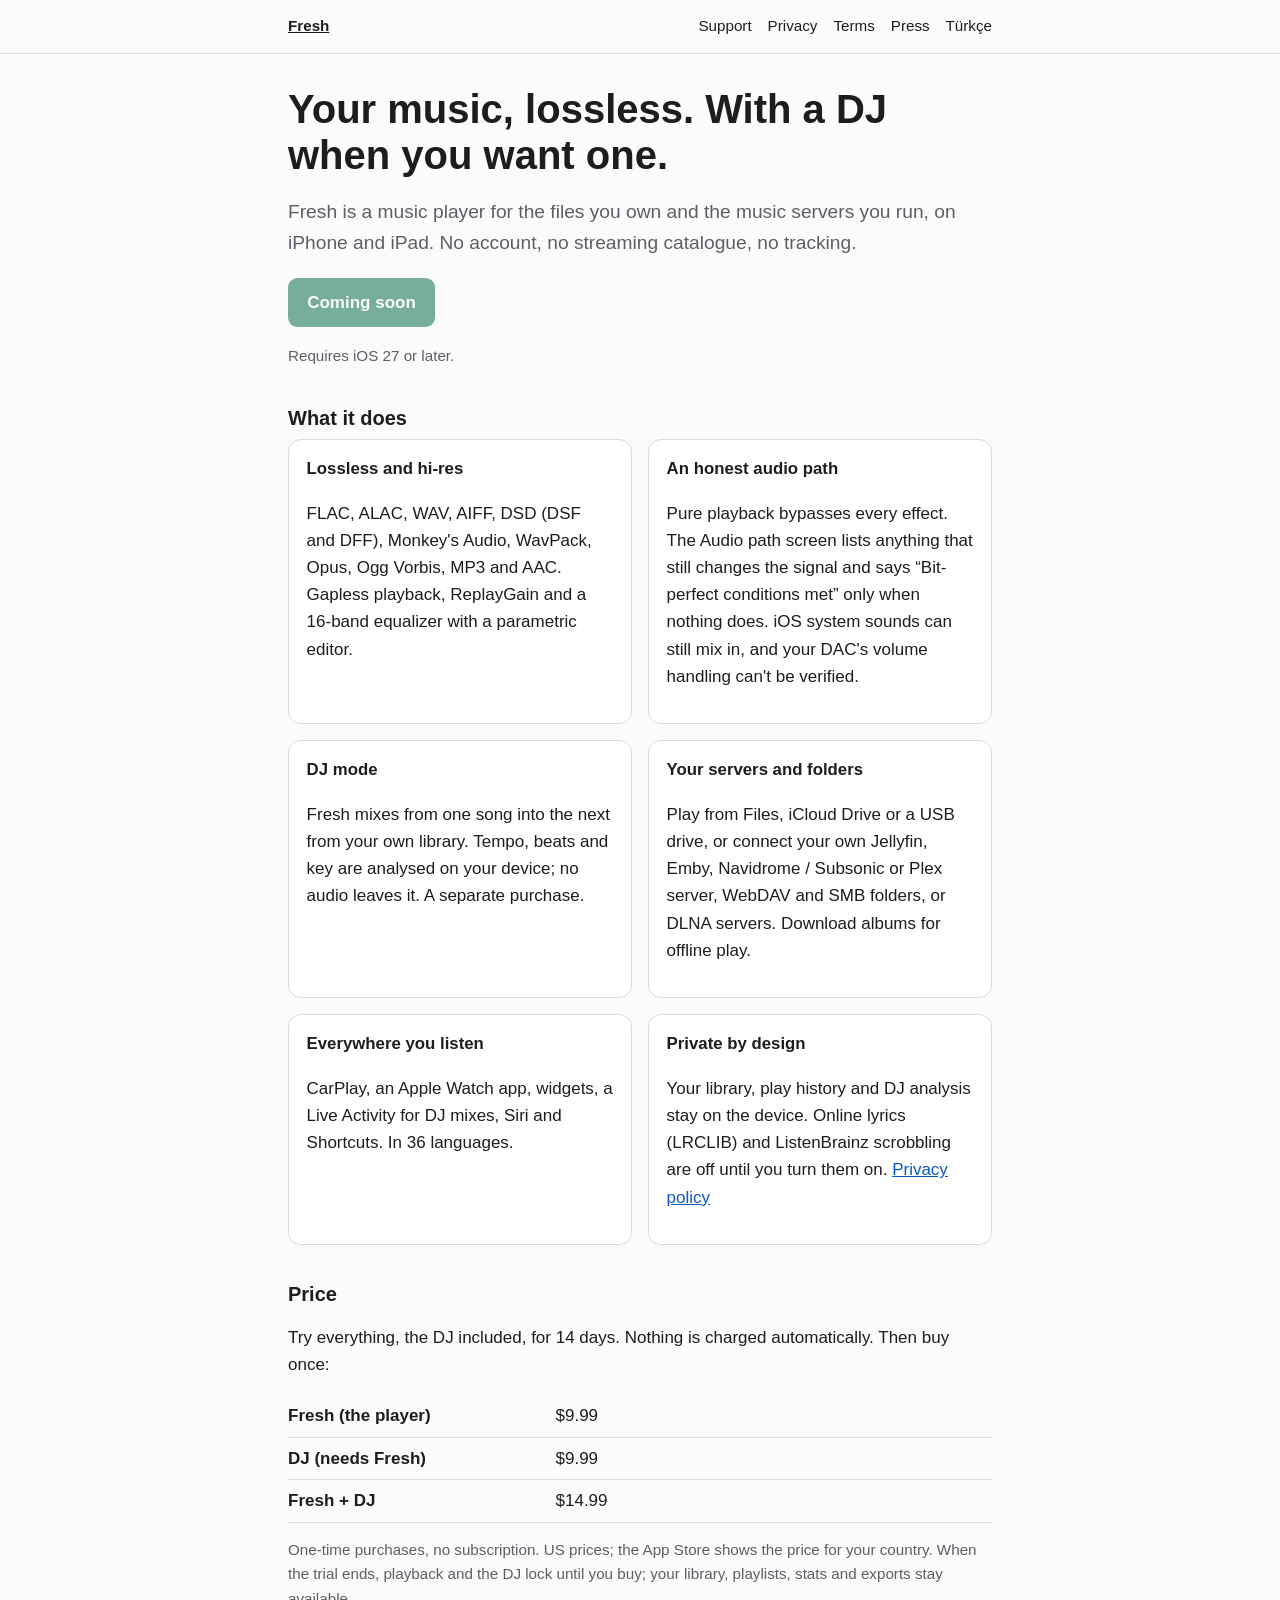
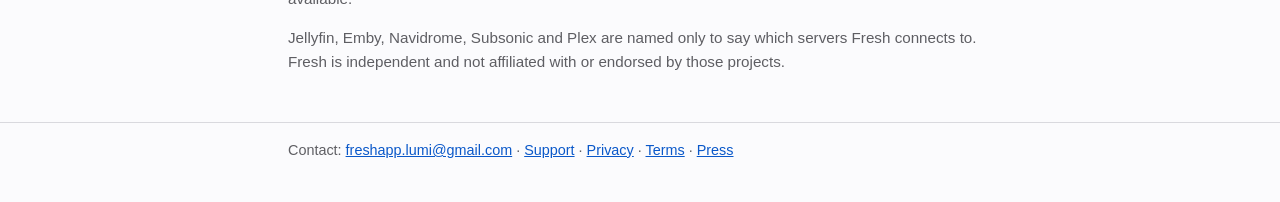
<file: index.html>
<!doctype html>
<html lang="en">
<head>
<meta charset="utf-8">
<meta name="viewport" content="width=device-width, initial-scale=1">
<title>Fresh – lossless music player with a DJ mode</title>
<meta name="description" content="Fresh plays your own music files and music servers on iPhone and iPad: FLAC, ALAC, DSD and more, gapless, with an optional DJ mode that analyses your songs on the device.">
<meta name="apple-itunes-app" content="app-id=6821334166">
<link rel="alternate" hreflang="tr" href="tr/">
<link rel="stylesheet" href="style.css">
</head>
<body>
<a class="skip" href="#main">Skip to content</a>
<header class="site"><nav class="wrap" aria-label="Site">
<a class="brand" href="./" aria-current="page">Fresh</a>
<a href="support/">Support</a> <a href="privacy/">Privacy</a> <a href="terms/">Terms</a> <a href="press/">Press</a>
<a href="tr/" hreflang="tr" lang="tr">Türkçe</a>
</nav></header>
<main id="main" class="wrap">
<h1>Your music, lossless. With a DJ when you want one.</h1>
<p class="lead">Fresh is a music player for the files you own and the music servers you run, on iPhone and iPad. No account, no streaming catalogue, no tracking.</p>
<p><span class="cta" aria-disabled="true" style="opacity:.55;cursor:default">Coming soon</span></p>
<p class="note">Requires iOS 27 or later.</p>

<h2>What it does</h2>
<div class="grid">
<section class="card"><h3>Lossless and hi-res</h3>
<p>FLAC, ALAC, WAV, AIFF, DSD (DSF and DFF), Monkey's Audio, WavPack, Opus, Ogg Vorbis, MP3 and AAC. Gapless playback, ReplayGain and a 16-band equalizer with a parametric editor.</p></section>
<section class="card"><h3>An honest audio path</h3>
<p>Pure playback bypasses every effect. The Audio path screen lists anything that still changes the signal and says “Bit-perfect conditions met” only when nothing does. iOS system sounds can still mix in, and your DAC's volume handling can't be verified.</p></section>
<section class="card"><h3>DJ mode</h3>
<p>Fresh mixes from one song into the next from your own library. Tempo, beats and key are analysed on your device; no audio leaves it. A separate purchase.</p></section>
<section class="card"><h3>Your servers and folders</h3>
<p>Play from Files, iCloud Drive or a USB drive, or connect your own Jellyfin, Emby, Navidrome / Subsonic or Plex server, WebDAV and SMB folders, or DLNA servers. Download albums for offline play.</p></section>
<section class="card"><h3>Everywhere you listen</h3>
<p>CarPlay, an Apple Watch app, widgets, a Live Activity for DJ mixes, Siri and Shortcuts. In 36 languages.</p></section>
<section class="card"><h3>Private by design</h3>
<p>Your library, play history and DJ analysis stay on the device. Online lyrics (LRCLIB) and ListenBrainz scrobbling are off until you turn them on. <a href="privacy/">Privacy policy</a></p></section>
</div>

<h2>Price</h2>
<p>Try everything, the DJ included, for 14 days. Nothing is charged automatically. Then buy once:</p>
<table>
<tr><th scope="row">Fresh (the player)</th><td>$9.99</td></tr>
<tr><th scope="row">DJ (needs Fresh)</th><td>$9.99</td></tr>
<tr><th scope="row">Fresh + DJ</th><td>$14.99</td></tr>
</table>
<p class="note">One-time purchases, no subscription. US prices; the App Store shows the price for your country. When the trial ends, playback and the DJ lock until you buy; your library, playlists, stats and exports stay available.</p>

<p class="note">Jellyfin, Emby, Navidrome, Subsonic and Plex are named only to say which servers Fresh connects to. Fresh is independent and not affiliated with or endorsed by those projects.</p>
</main>
<footer class="site"><div class="wrap">Contact: <a href="mailto:freshapp.lumi@gmail.com">freshapp.lumi@gmail.com</a> · <a href="support/">Support</a> · <a href="privacy/">Privacy</a> · <a href="terms/">Terms</a> · <a href="press/">Press</a></div></footer>
</body>
</html>
</file>
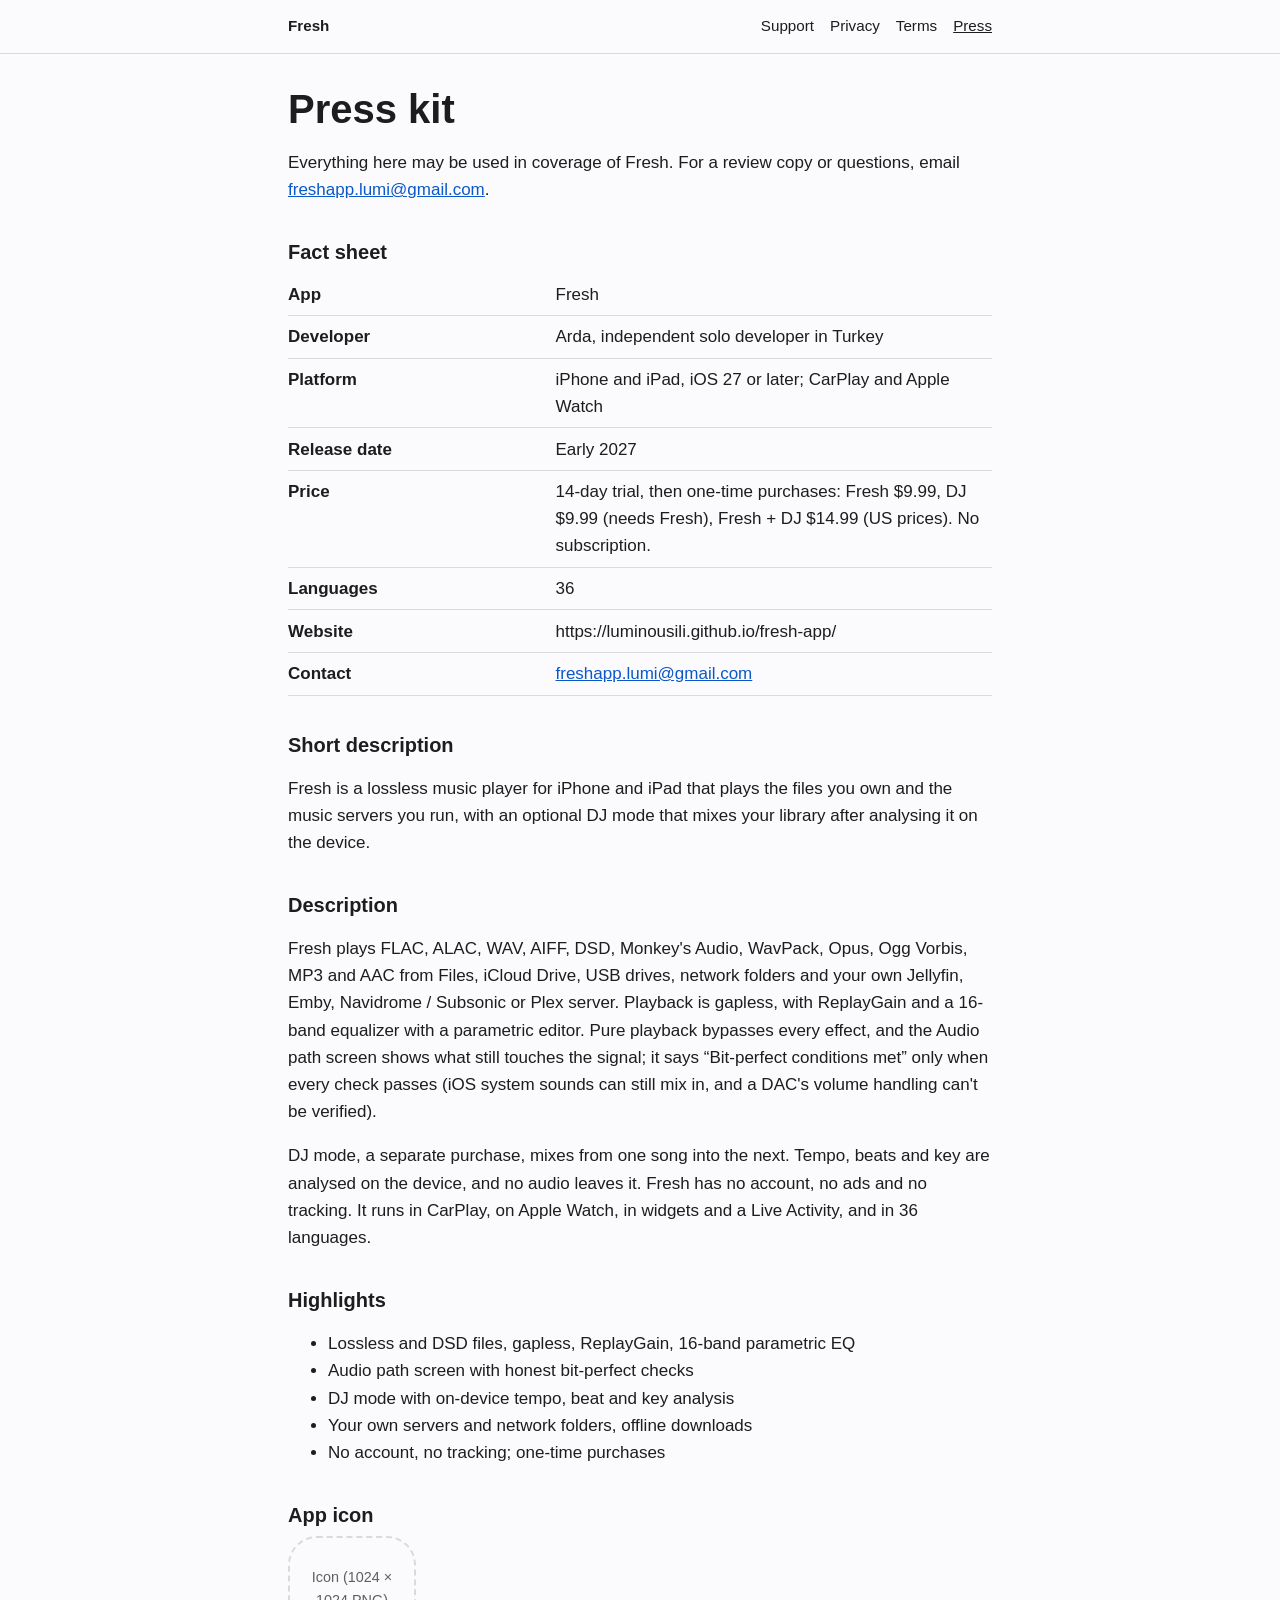
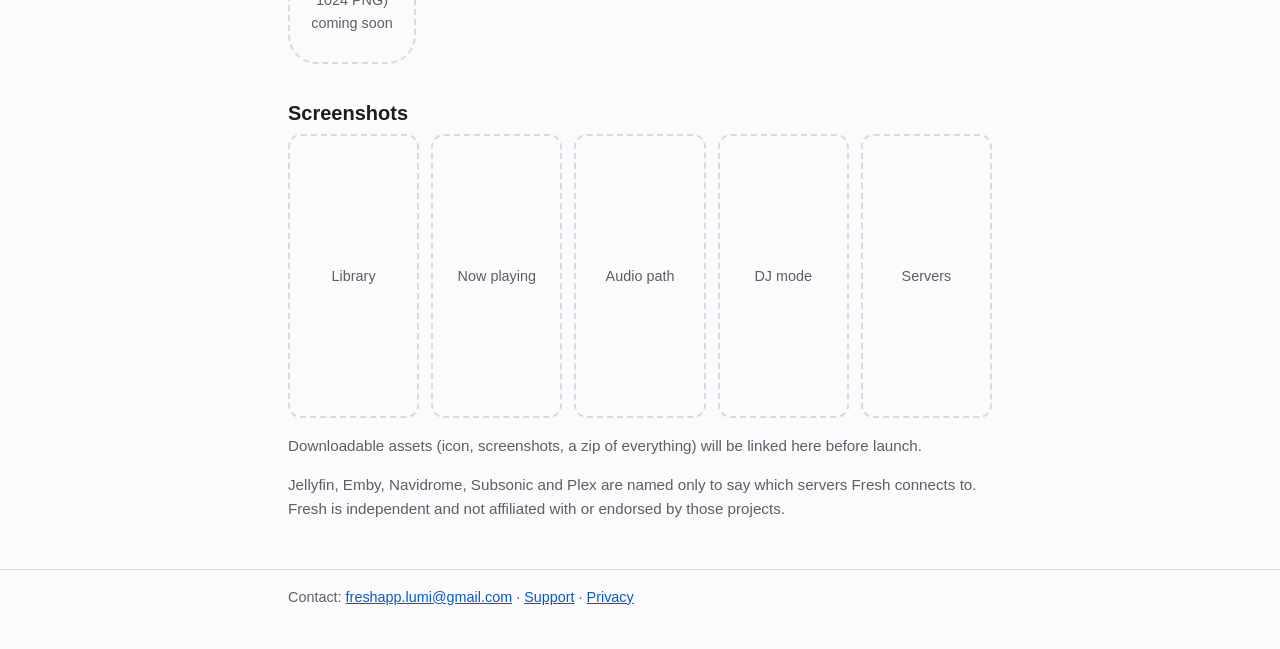
<file: press/index.html>
<!doctype html>
<html lang="en">
<head>
<meta charset="utf-8">
<meta name="viewport" content="width=device-width, initial-scale=1">
<title>Press kit – Fresh</title>
<meta name="description" content="Fact sheet, description and images of Fresh, the lossless music player with a DJ mode for iPhone and iPad.">
<link rel="stylesheet" href="../style.css">
</head>
<body>
<a class="skip" href="#main">Skip to content</a>
<header class="site"><nav class="wrap" aria-label="Site">
<a class="brand" href="../">Fresh</a>
<a href="../support/">Support</a> <a href="../privacy/">Privacy</a> <a href="../terms/">Terms</a> <a href="./" aria-current="page">Press</a>
</nav></header>
<main id="main" class="wrap">
<h1>Press kit</h1>
<p>Everything here may be used in coverage of Fresh. For a review copy or questions, email <a href="mailto:freshapp.lumi@gmail.com">freshapp.lumi@gmail.com</a>.</p>

<h2>Fact sheet</h2>
<table>
<tr><th scope="row">App</th><td>Fresh</td></tr>
<tr><th scope="row">Developer</th><td>Arda, independent solo developer in Turkey</td></tr>
<tr><th scope="row">Platform</th><td>iPhone and iPad, iOS 27 or later; CarPlay and Apple Watch</td></tr>
<tr><th scope="row">Release date</th><td>Early 2027</td></tr>
<tr><th scope="row">Price</th><td>14-day trial, then one-time purchases: Fresh $9.99, DJ $9.99 (needs Fresh), Fresh + DJ $14.99 (US prices). No subscription.</td></tr>
<tr><th scope="row">Languages</th><td>36</td></tr>
<tr><th scope="row">Website</th><td>https://luminousili.github.io/fresh-app/</td></tr>
<tr><th scope="row">Contact</th><td><a href="mailto:freshapp.lumi@gmail.com">freshapp.lumi@gmail.com</a></td></tr>
</table>

<h2>Short description</h2>
<p>Fresh is a lossless music player for iPhone and iPad that plays the files you own and the music servers you run, with an optional DJ mode that mixes your library after analysing it on the device.</p>

<h2>Description</h2>
<p>Fresh plays FLAC, ALAC, WAV, AIFF, DSD, Monkey's Audio, WavPack, Opus, Ogg Vorbis, MP3 and AAC from Files, iCloud Drive, USB drives, network folders and your own Jellyfin, Emby, Navidrome / Subsonic or Plex server. Playback is gapless, with ReplayGain and a 16-band equalizer with a parametric editor. Pure playback bypasses every effect, and the Audio path screen shows what still touches the signal; it says “Bit-perfect conditions met” only when every check passes (iOS system sounds can still mix in, and a DAC's volume handling can't be verified).</p>
<p>DJ mode, a separate purchase, mixes from one song into the next. Tempo, beats and key are analysed on the device, and no audio leaves it. Fresh has no account, no ads and no tracking. It runs in CarPlay, on Apple Watch, in widgets and a Live Activity, and in 36 languages.</p>

<h2>Highlights</h2>
<ul>
<li>Lossless and DSD files, gapless, ReplayGain, 16-band parametric EQ</li>
<li>Audio path screen with honest bit-perfect checks</li>
<li>DJ mode with on-device tempo, beat and key analysis</li>
<li>Your own servers and network folders, offline downloads</li>
<li>No account, no tracking; one-time purchases</li>
</ul>

<h2>App icon</h2>
<div class="slot icon">Icon (1024 × 1024 PNG) coming soon</div>

<h2>Screenshots</h2>
<div class="shots">
<div class="slot shot">Library</div>
<div class="slot shot">Now playing</div>
<div class="slot shot">Audio path</div>
<div class="slot shot">DJ mode</div>
<div class="slot shot">Servers</div>
</div>
<p class="note">Downloadable assets (icon, screenshots, a zip of everything) will be linked here before launch.</p>

<p class="note">Jellyfin, Emby, Navidrome, Subsonic and Plex are named only to say which servers Fresh connects to. Fresh is independent and not affiliated with or endorsed by those projects.</p>
</main>
<footer class="site"><div class="wrap">Contact: <a href="mailto:freshapp.lumi@gmail.com">freshapp.lumi@gmail.com</a> · <a href="../support/">Support</a> · <a href="../privacy/">Privacy</a></div></footer>
</body>
</html>
</file>
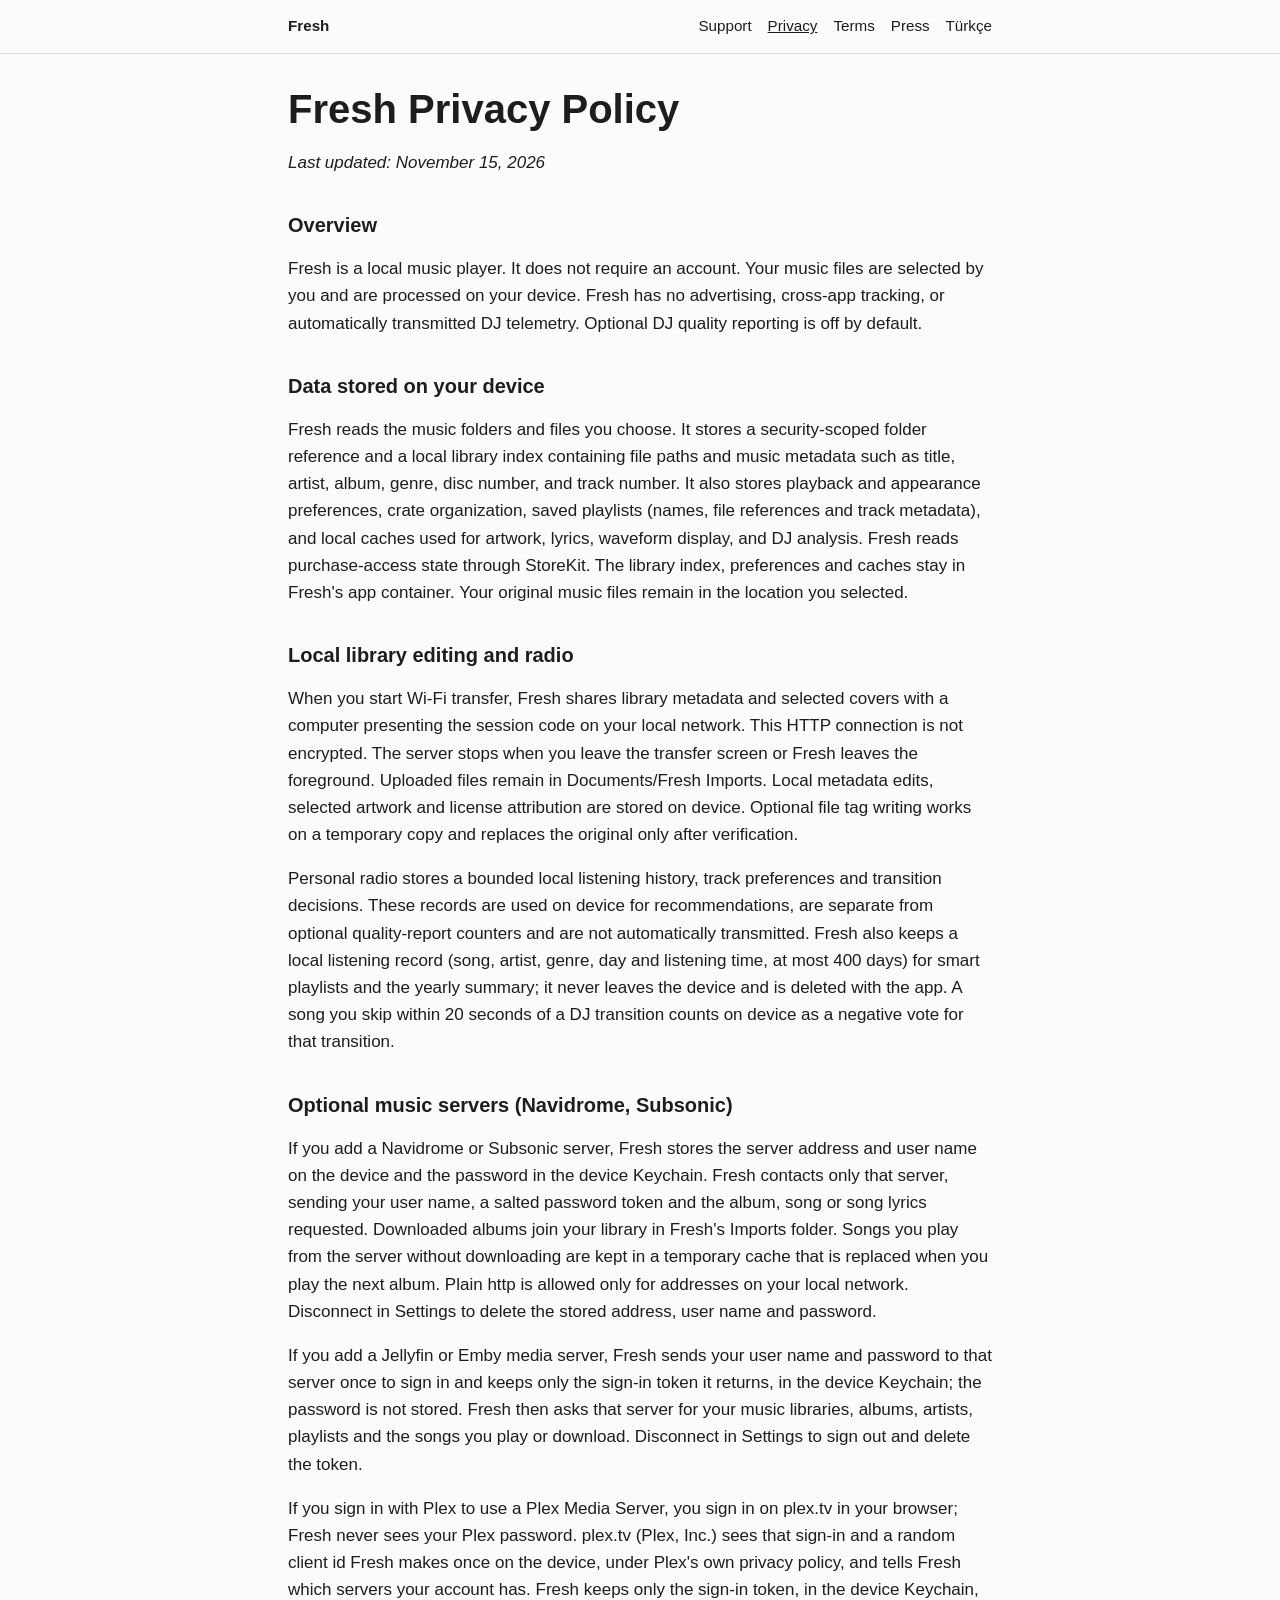
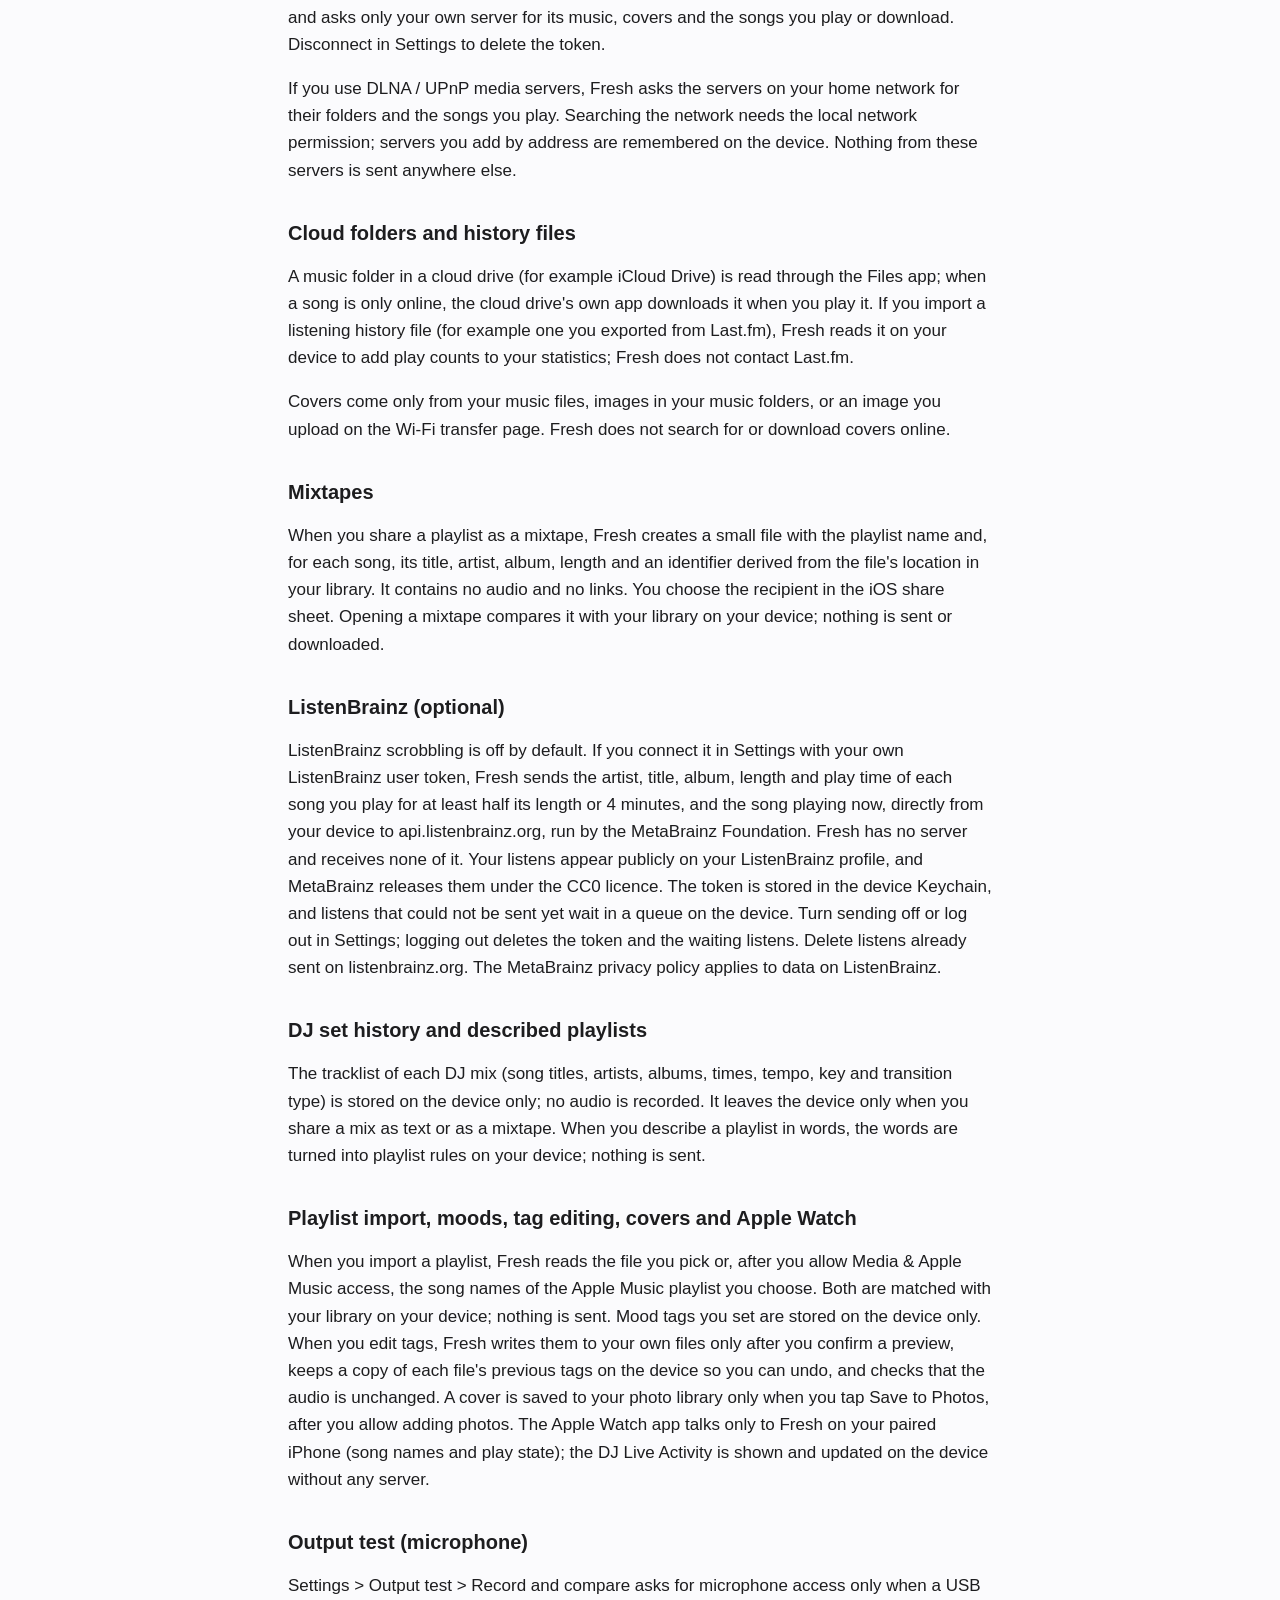
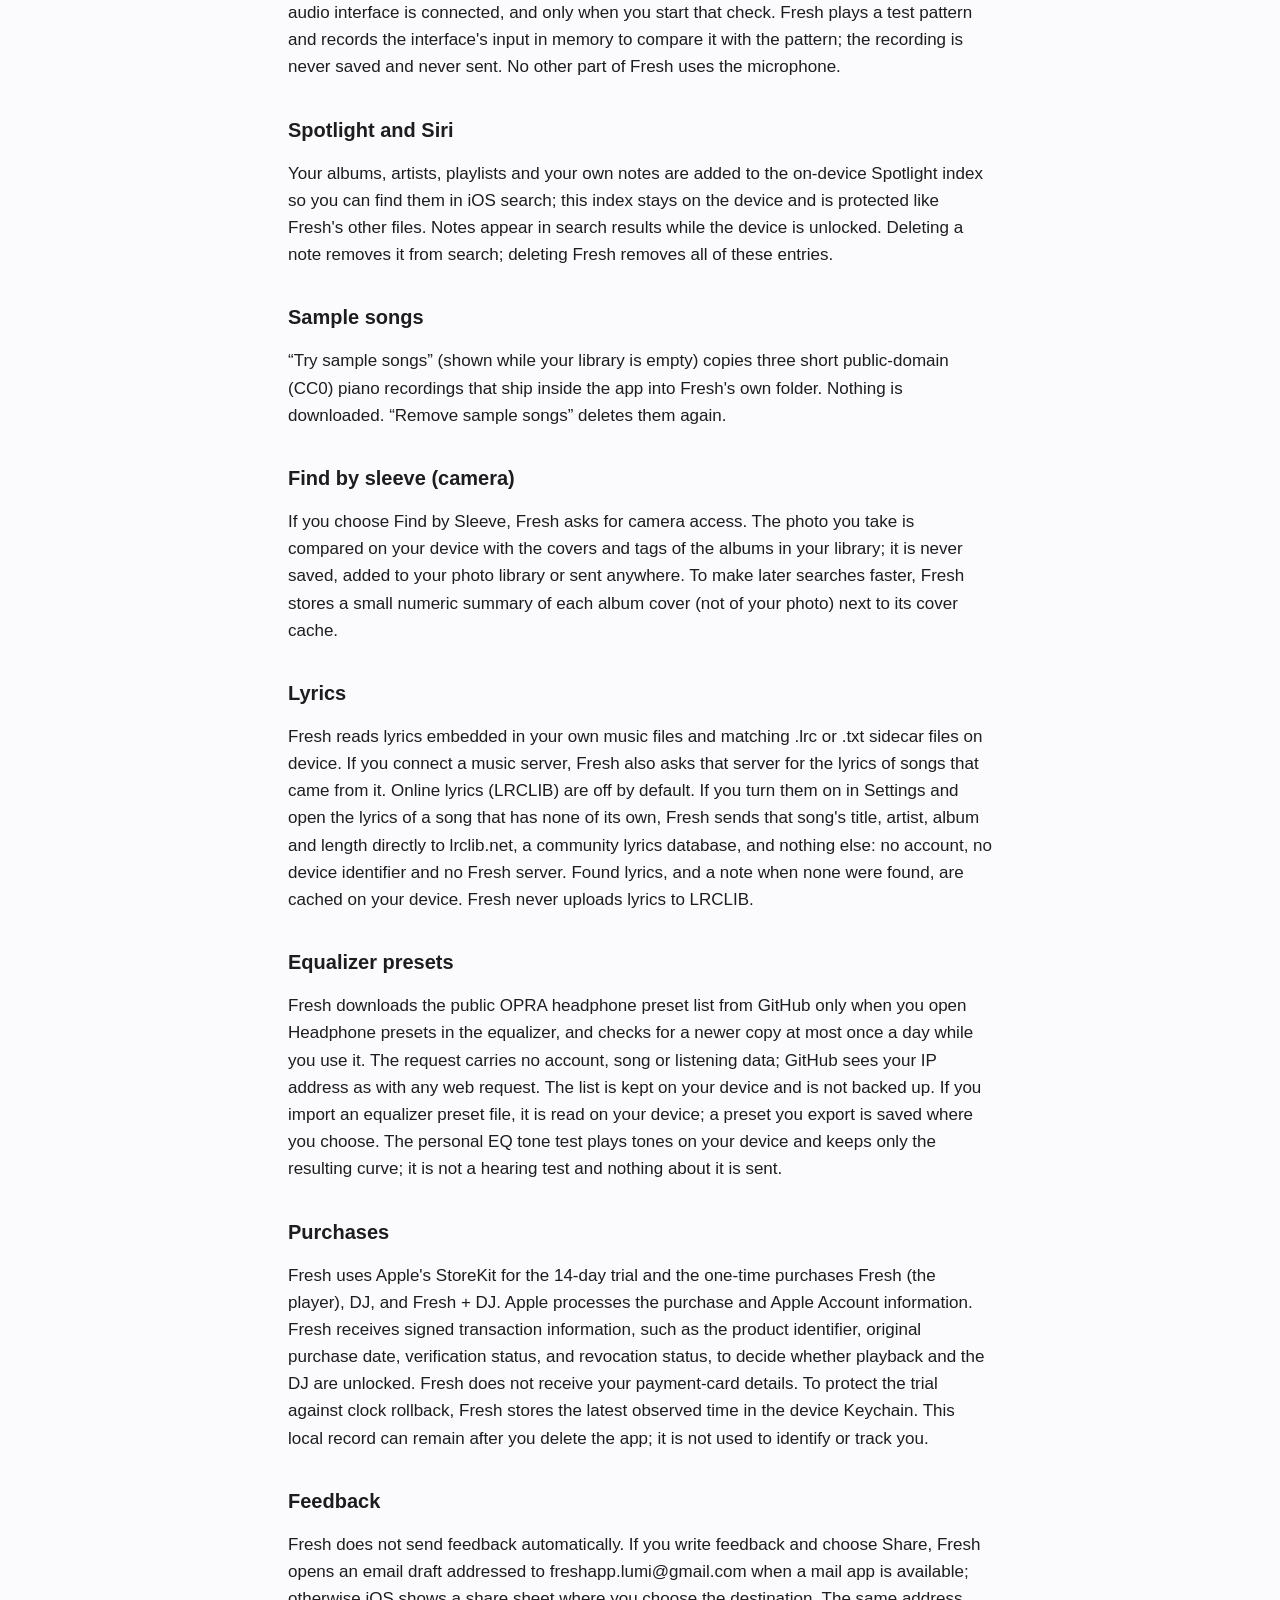
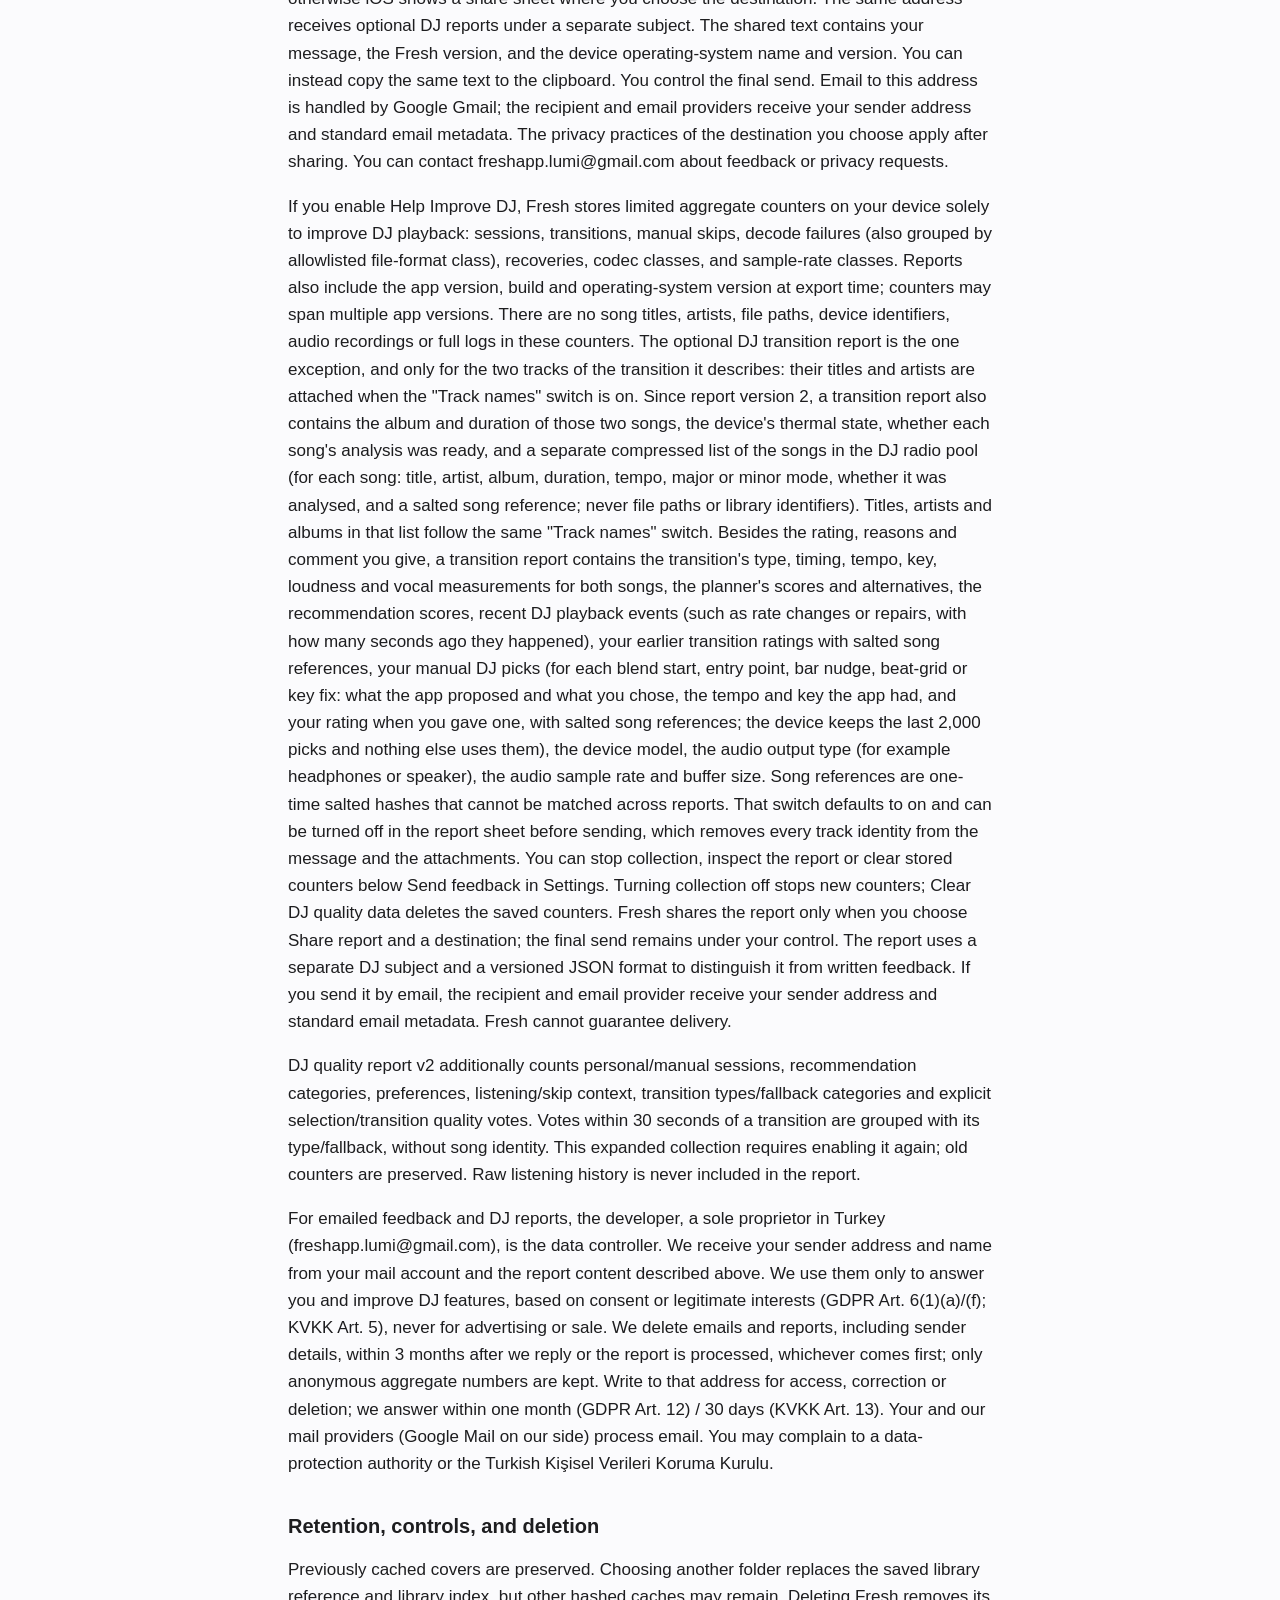
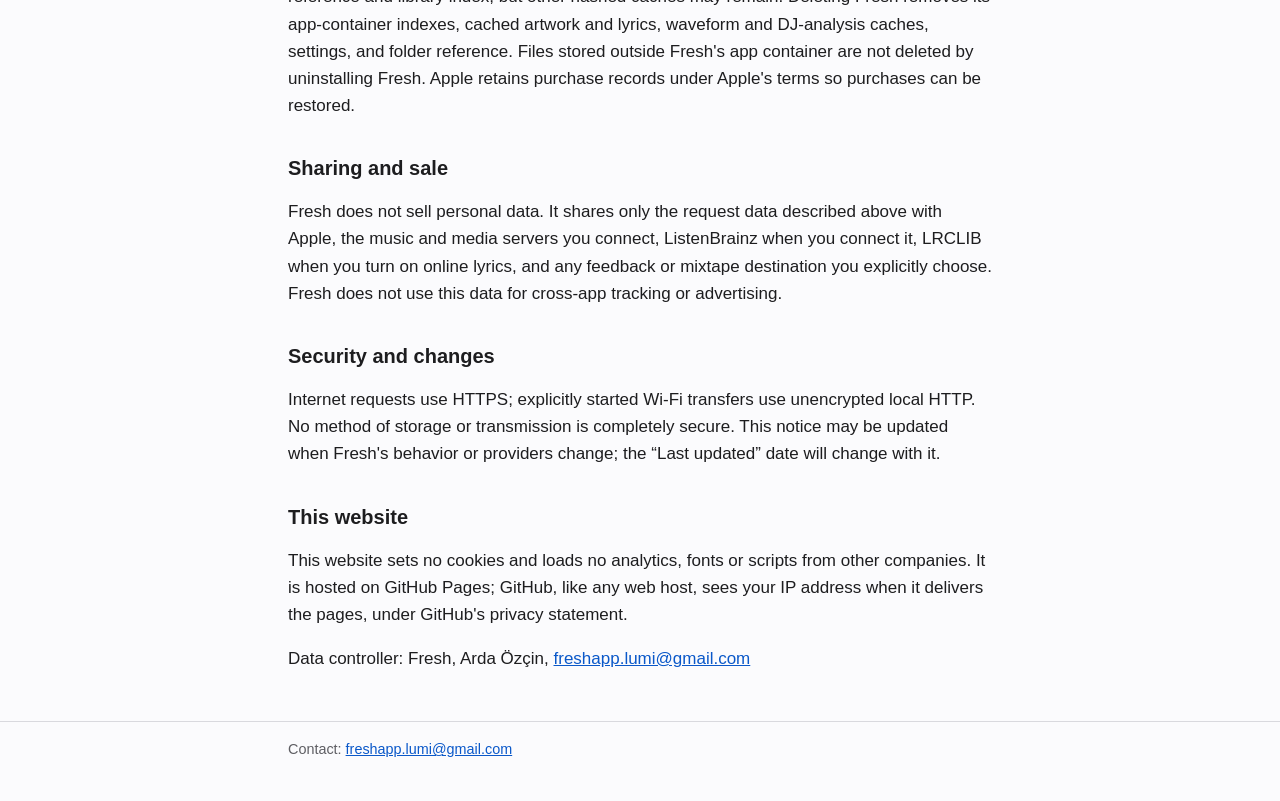
<file: privacy/index.html>
<!doctype html>
<html lang="en">
<head>
<meta charset="utf-8">
<meta name="viewport" content="width=device-width, initial-scale=1">
<title>Fresh Privacy Policy</title>
<link rel="alternate" hreflang="tr" href="../tr/privacy/">
<link rel="stylesheet" href="../style.css">
</head>
<body>
<a class="skip" href="#main">Skip to content</a>
<header class="site"><nav class="wrap" aria-label="Site">
<a class="brand" href="../">Fresh</a>
<a href="../support/">Support</a> <a href="./" aria-current="page">Privacy</a> <a href="../terms/">Terms</a> <a href="../press/">Press</a>
<a href="../tr/privacy/" hreflang="tr" lang="tr">Türkçe</a>
</nav></header>
<main id="main" class="wrap">
<h1>Fresh Privacy Policy</h1>
<p><em>Last updated: November 15, 2026</em></p>
<h2>Overview</h2>
<p>Fresh is a local music player. It does not require an account. Your music files are selected by you and are processed on your device. Fresh has no advertising, cross-app tracking, or automatically transmitted DJ telemetry. Optional DJ quality reporting is off by default.</p>
<h2>Data stored on your device</h2>
<p>Fresh reads the music folders and files you choose. It stores a security-scoped folder reference and a local library index containing file paths and music metadata such as title, artist, album, genre, disc number, and track number. It also stores playback and appearance preferences, crate organization, saved playlists (names, file references and track metadata), and local caches used for artwork, lyrics, waveform display, and DJ analysis. Fresh reads purchase-access state through StoreKit. The library index, preferences and caches stay in Fresh&#x27;s app container. Your original music files remain in the location you selected.</p>
<h2>Local library editing and radio</h2>
<p>When you start Wi-Fi transfer, Fresh shares library metadata and selected covers with a computer presenting the session code on your local network. This HTTP connection is not encrypted. The server stops when you leave the transfer screen or Fresh leaves the foreground. Uploaded files remain in Documents/Fresh Imports. Local metadata edits, selected artwork and license attribution are stored on device. Optional file tag writing works on a temporary copy and replaces the original only after verification.</p>
<p>Personal radio stores a bounded local listening history, track preferences and transition decisions. These records are used on device for recommendations, are separate from optional quality-report counters and are not automatically transmitted. Fresh also keeps a local listening record (song, artist, genre, day and listening time, at most 400 days) for smart playlists and the yearly summary; it never leaves the device and is deleted with the app. A song you skip within 20 seconds of a DJ transition counts on device as a negative vote for that transition.</p>
<h2>Optional music servers (Navidrome, Subsonic)</h2>
<p>If you add a Navidrome or Subsonic server, Fresh stores the server address and user name on the device and the password in the device Keychain. Fresh contacts only that server, sending your user name, a salted password token and the album, song or song lyrics requested. Downloaded albums join your library in Fresh&#x27;s Imports folder. Songs you play from the server without downloading are kept in a temporary cache that is replaced when you play the next album. Plain http is allowed only for addresses on your local network. Disconnect in Settings to delete the stored address, user name and password.</p>
<p>If you add a Jellyfin or Emby media server, Fresh sends your user name and password to that server once to sign in and keeps only the sign-in token it returns, in the device Keychain; the password is not stored. Fresh then asks that server for your music libraries, albums, artists, playlists and the songs you play or download. Disconnect in Settings to sign out and delete the token.</p>
<p>If you sign in with Plex to use a Plex Media Server, you sign in on plex.tv in your browser; Fresh never sees your Plex password. plex.tv (Plex, Inc.) sees that sign-in and a random client id Fresh makes once on the device, under Plex&#x27;s own privacy policy, and tells Fresh which servers your account has. Fresh keeps only the sign-in token, in the device Keychain, and asks only your own server for its music, covers and the songs you play or download. Disconnect in Settings to delete the token.</p>
<p>If you use DLNA / UPnP media servers, Fresh asks the servers on your home network for their folders and the songs you play. Searching the network needs the local network permission; servers you add by address are remembered on the device. Nothing from these servers is sent anywhere else.</p>
<h2>Cloud folders and history files</h2>
<p>A music folder in a cloud drive (for example iCloud Drive) is read through the Files app; when a song is only online, the cloud drive&#x27;s own app downloads it when you play it. If you import a listening history file (for example one you exported from Last.fm), Fresh reads it on your device to add play counts to your statistics; Fresh does not contact Last.fm.</p>
<p>Covers come only from your music files, images in your music folders, or an image you upload on the Wi-Fi transfer page. Fresh does not search for or download covers online.</p>
<h2>Mixtapes</h2>
<p>When you share a playlist as a mixtape, Fresh creates a small file with the playlist name and, for each song, its title, artist, album, length and an identifier derived from the file&#x27;s location in your library. It contains no audio and no links. You choose the recipient in the iOS share sheet. Opening a mixtape compares it with your library on your device; nothing is sent or downloaded.</p>
<h2>ListenBrainz (optional)</h2>
<p>ListenBrainz scrobbling is off by default. If you connect it in Settings with your own ListenBrainz user token, Fresh sends the artist, title, album, length and play time of each song you play for at least half its length or 4 minutes, and the song playing now, directly from your device to api.listenbrainz.org, run by the MetaBrainz Foundation. Fresh has no server and receives none of it. Your listens appear publicly on your ListenBrainz profile, and MetaBrainz releases them under the CC0 licence. The token is stored in the device Keychain, and listens that could not be sent yet wait in a queue on the device. Turn sending off or log out in Settings; logging out deletes the token and the waiting listens. Delete listens already sent on listenbrainz.org. The MetaBrainz privacy policy applies to data on ListenBrainz.</p>
<h2>DJ set history and described playlists</h2>
<p>The tracklist of each DJ mix (song titles, artists, albums, times, tempo, key and transition type) is stored on the device only; no audio is recorded. It leaves the device only when you share a mix as text or as a mixtape. When you describe a playlist in words, the words are turned into playlist rules on your device; nothing is sent.</p>
<h2>Playlist import, moods, tag editing, covers and Apple Watch</h2>
<p>When you import a playlist, Fresh reads the file you pick or, after you allow Media &amp; Apple Music access, the song names of the Apple Music playlist you choose. Both are matched with your library on your device; nothing is sent. Mood tags you set are stored on the device only. When you edit tags, Fresh writes them to your own files only after you confirm a preview, keeps a copy of each file&#x27;s previous tags on the device so you can undo, and checks that the audio is unchanged. A cover is saved to your photo library only when you tap Save to Photos, after you allow adding photos. The Apple Watch app talks only to Fresh on your paired iPhone (song names and play state); the DJ Live Activity is shown and updated on the device without any server.</p>
<h2>Output test (microphone)</h2>
<p>Settings &gt; Output test &gt; Record and compare asks for microphone access only when a USB audio interface is connected, and only when you start that check. Fresh plays a test pattern and records the interface&#x27;s input in memory to compare it with the pattern; the recording is never saved and never sent. No other part of Fresh uses the microphone.</p>
<h2>Spotlight and Siri</h2>
<p>Your albums, artists, playlists and your own notes are added to the on-device Spotlight index so you can find them in iOS search; this index stays on the device and is protected like Fresh&#x27;s other files. Notes appear in search results while the device is unlocked. Deleting a note removes it from search; deleting Fresh removes all of these entries.</p>
<h2>Sample songs</h2>
<p>“Try sample songs” (shown while your library is empty) copies three short public-domain (CC0) piano recordings that ship inside the app into Fresh&#x27;s own folder. Nothing is downloaded. “Remove sample songs” deletes them again.</p>
<h2>Find by sleeve (camera)</h2>
<p>If you choose Find by Sleeve, Fresh asks for camera access. The photo you take is compared on your device with the covers and tags of the albums in your library; it is never saved, added to your photo library or sent anywhere. To make later searches faster, Fresh stores a small numeric summary of each album cover (not of your photo) next to its cover cache.</p>
<h2>Lyrics</h2>
<p>Fresh reads lyrics embedded in your own music files and matching .lrc or .txt sidecar files on device. If you connect a music server, Fresh also asks that server for the lyrics of songs that came from it. Online lyrics (LRCLIB) are off by default. If you turn them on in Settings and open the lyrics of a song that has none of its own, Fresh sends that song&#x27;s title, artist, album and length directly to lrclib.net, a community lyrics database, and nothing else: no account, no device identifier and no Fresh server. Found lyrics, and a note when none were found, are cached on your device. Fresh never uploads lyrics to LRCLIB.</p>
<h2>Equalizer presets</h2>
<p>Fresh downloads the public OPRA headphone preset list from GitHub only when you open Headphone presets in the equalizer, and checks for a newer copy at most once a day while you use it. The request carries no account, song or listening data; GitHub sees your IP address as with any web request. The list is kept on your device and is not backed up. If you import an equalizer preset file, it is read on your device; a preset you export is saved where you choose. The personal EQ tone test plays tones on your device and keeps only the resulting curve; it is not a hearing test and nothing about it is sent.</p>
<h2>Purchases</h2>
<p>Fresh uses Apple&#x27;s StoreKit for the 14-day trial and the one-time purchases Fresh (the player), DJ, and Fresh + DJ. Apple processes the purchase and Apple Account information. Fresh receives signed transaction information, such as the product identifier, original purchase date, verification status, and revocation status, to decide whether playback and the DJ are unlocked. Fresh does not receive your payment-card details. To protect the trial against clock rollback, Fresh stores the latest observed time in the device Keychain. This local record can remain after you delete the app; it is not used to identify or track you.</p>
<h2>Feedback</h2>
<p>Fresh does not send feedback automatically. If you write feedback and choose Share, Fresh opens an email draft addressed to freshapp.lumi@gmail.com when a mail app is available; otherwise iOS shows a share sheet where you choose the destination. The same address receives optional DJ reports under a separate subject. The shared text contains your message, the Fresh version, and the device operating-system name and version. You can instead copy the same text to the clipboard. You control the final send. Email to this address is handled by Google Gmail; the recipient and email providers receive your sender address and standard email metadata. The privacy practices of the destination you choose apply after sharing. You can contact freshapp.lumi@gmail.com about feedback or privacy requests.</p>
<p>If you enable Help Improve DJ, Fresh stores limited aggregate counters on your device solely to improve DJ playback: sessions, transitions, manual skips, decode failures (also grouped by allowlisted file-format class), recoveries, codec classes, and sample-rate classes. Reports also include the app version, build and operating-system version at export time; counters may span multiple app versions. There are no song titles, artists, file paths, device identifiers, audio recordings or full logs in these counters. The optional DJ transition report is the one exception, and only for the two tracks of the transition it describes: their titles and artists are attached when the &quot;Track names&quot; switch is on. Since report version 2, a transition report also contains the album and duration of those two songs, the device&#x27;s thermal state, whether each song&#x27;s analysis was ready, and a separate compressed list of the songs in the DJ radio pool (for each song: title, artist, album, duration, tempo, major or minor mode, whether it was analysed, and a salted song reference; never file paths or library identifiers). Titles, artists and albums in that list follow the same &quot;Track names&quot; switch. Besides the rating, reasons and comment you give, a transition report contains the transition&#x27;s type, timing, tempo, key, loudness and vocal measurements for both songs, the planner&#x27;s scores and alternatives, the recommendation scores, recent DJ playback events (such as rate changes or repairs, with how many seconds ago they happened), your earlier transition ratings with salted song references, your manual DJ picks (for each blend start, entry point, bar nudge, beat-grid or key fix: what the app proposed and what you chose, the tempo and key the app had, and your rating when you gave one, with salted song references; the device keeps the last 2,000 picks and nothing else uses them), the device model, the audio output type (for example headphones or speaker), the audio sample rate and buffer size. Song references are one-time salted hashes that cannot be matched across reports. That switch defaults to on and can be turned off in the report sheet before sending, which removes every track identity from the message and the attachments. You can stop collection, inspect the report or clear stored counters below Send feedback in Settings. Turning collection off stops new counters; Clear DJ quality data deletes the saved counters. Fresh shares the report only when you choose Share report and a destination; the final send remains under your control. The report uses a separate DJ subject and a versioned JSON format to distinguish it from written feedback. If you send it by email, the recipient and email provider receive your sender address and standard email metadata. Fresh cannot guarantee delivery.</p>
<p>DJ quality report v2 additionally counts personal/manual sessions, recommendation categories, preferences, listening/skip context, transition types/fallback categories and explicit selection/transition quality votes. Votes within 30 seconds of a transition are grouped with its type/fallback, without song identity. This expanded collection requires enabling it again; old counters are preserved. Raw listening history is never included in the report.</p>
<p>For emailed feedback and DJ reports, the developer, a sole proprietor in Turkey (freshapp.lumi@gmail.com), is the data controller. We receive your sender address and name from your mail account and the report content described above. We use them only to answer you and improve DJ features, based on consent or legitimate interests (GDPR Art. 6(1)(a)/(f); KVKK Art. 5), never for advertising or sale. We delete emails and reports, including sender details, within 3 months after we reply or the report is processed, whichever comes first; only anonymous aggregate numbers are kept. Write to that address for access, correction or deletion; we answer within one month (GDPR Art. 12) / 30 days (KVKK Art. 13). Your and our mail providers (Google Mail on our side) process email. You may complain to a data-protection authority or the Turkish Kişisel Verileri Koruma Kurulu.</p>
<h2>Retention, controls, and deletion</h2>
<p>Previously cached covers are preserved. Choosing another folder replaces the saved library reference and library index, but other hashed caches may remain. Deleting Fresh removes its app-container indexes, cached artwork and lyrics, waveform and DJ-analysis caches, settings, and folder reference. Files stored outside Fresh&#x27;s app container are not deleted by uninstalling Fresh. Apple retains purchase records under Apple&#x27;s terms so purchases can be restored.</p>
<h2>Sharing and sale</h2>
<p>Fresh does not sell personal data. It shares only the request data described above with Apple, the music and media servers you connect, ListenBrainz when you connect it, LRCLIB when you turn on online lyrics, and any feedback or mixtape destination you explicitly choose. Fresh does not use this data for cross-app tracking or advertising.</p>
<h2>Security and changes</h2>
<p>Internet requests use HTTPS; explicitly started Wi-Fi transfers use unencrypted local HTTP. No method of storage or transmission is completely secure. This notice may be updated when Fresh&#x27;s behavior or providers change; the “Last updated” date will change with it.</p>
<h2>This website</h2>
<p>This website sets no cookies and loads no analytics, fonts or scripts from other companies. It is hosted on GitHub Pages; GitHub, like any web host, sees your IP address when it delivers the pages, under GitHub's privacy statement.</p>
<p>Data controller: Fresh, Arda Özçin, <a href="mailto:freshapp.lumi@gmail.com">freshapp.lumi@gmail.com</a></p>
</main>
<footer class="site"><div class="wrap">Contact: <a href="mailto:freshapp.lumi@gmail.com">freshapp.lumi@gmail.com</a></div></footer>
</body>
</html>
</file>
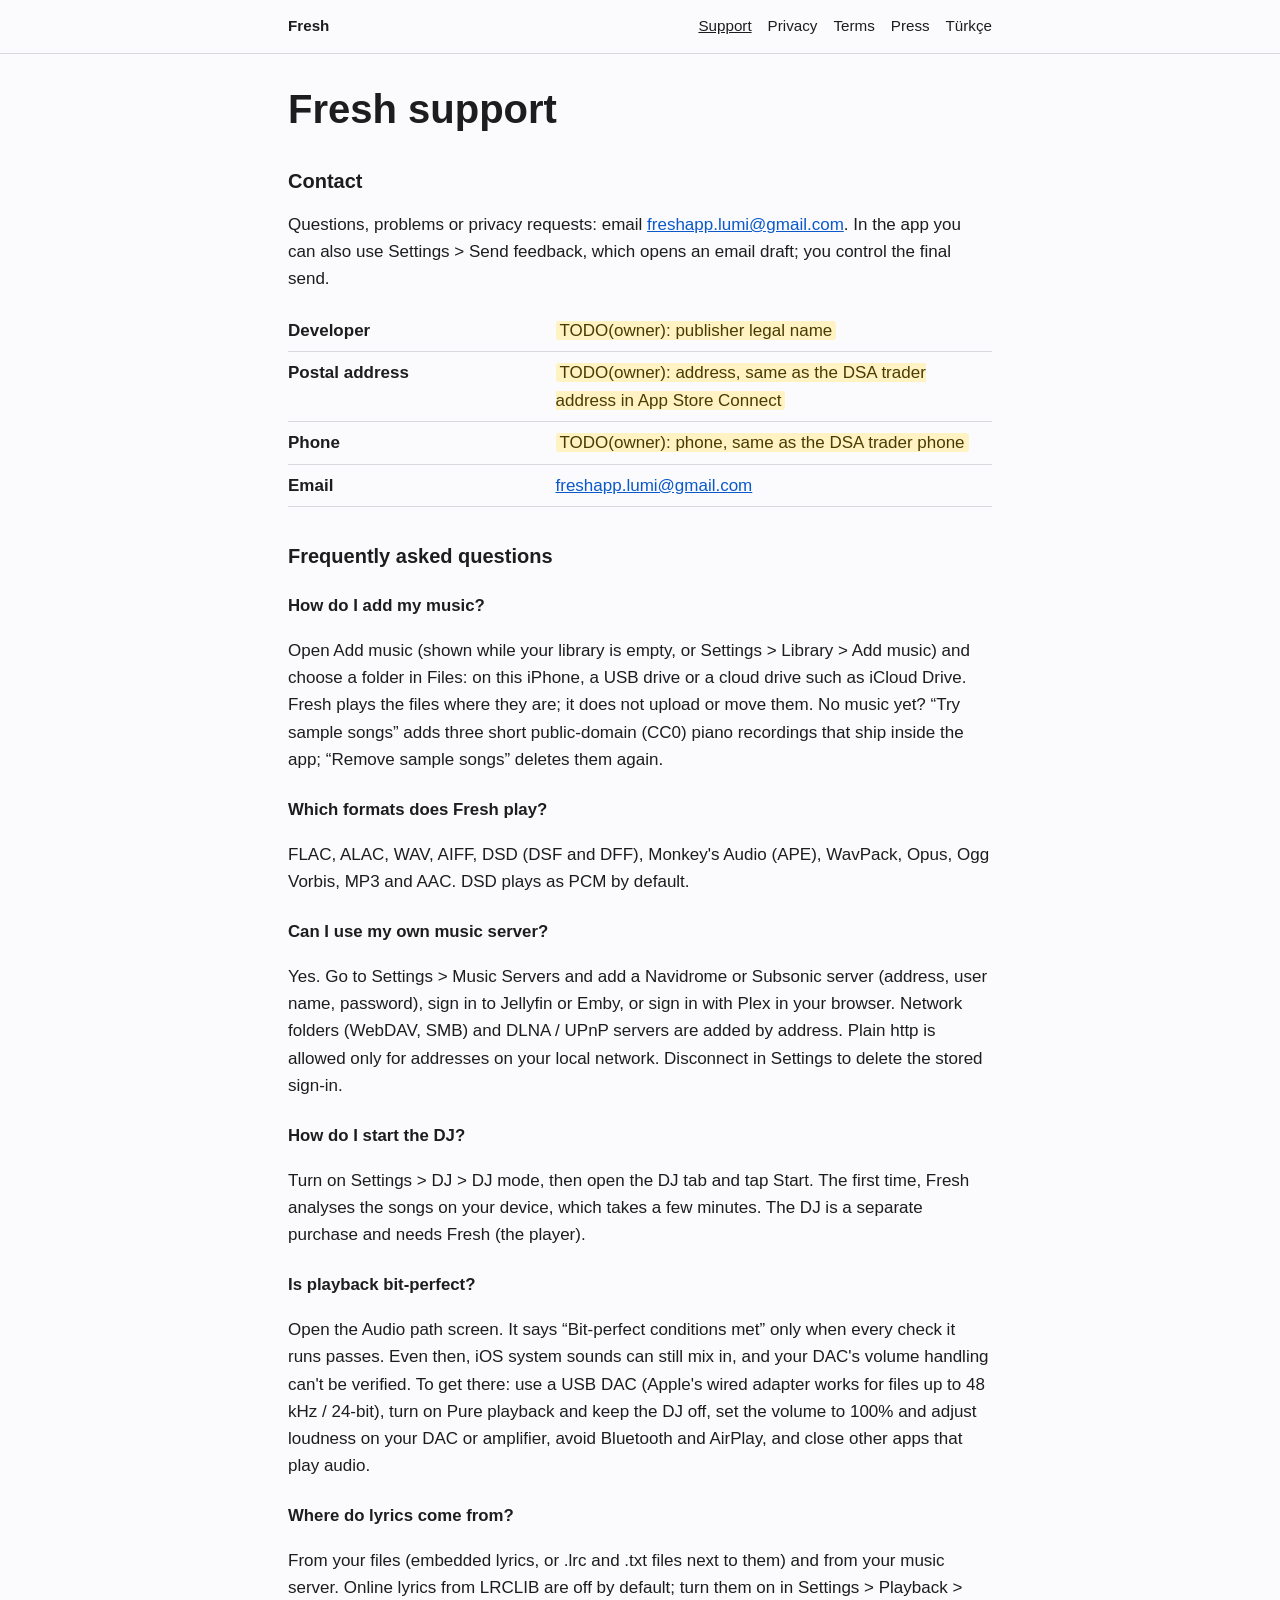
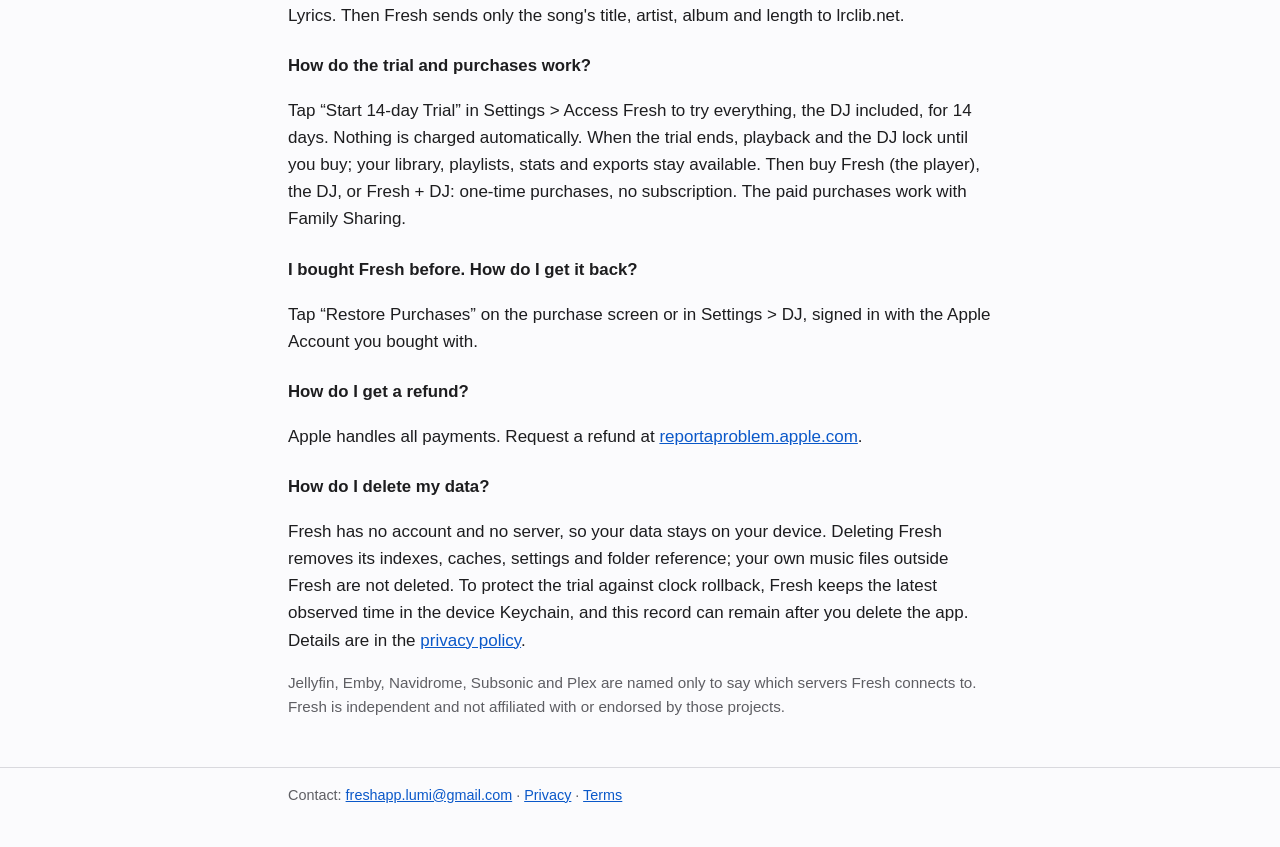
<file: support/index.html>
<!doctype html>
<html lang="en">
<head>
<meta charset="utf-8">
<meta name="viewport" content="width=device-width, initial-scale=1">
<title>Support – Fresh</title>
<meta name="description" content="Help and contact for Fresh, the lossless music player for iPhone and iPad.">
<link rel="stylesheet" href="../style.css">
</head>
<body>
<a class="skip" href="#main">Skip to content</a>
<header class="site"><nav class="wrap" aria-label="Site">
<a class="brand" href="../">Fresh</a>
<a href="./" aria-current="page">Support</a> <a href="../privacy/">Privacy</a> <a href="../terms/">Terms</a> <a href="../press/">Press</a>
<a href="../tr/" hreflang="tr" lang="tr">Türkçe</a>
</nav></header>
<main id="main" class="wrap">
<h1>Fresh support</h1>

<h2 id="contact">Contact</h2>
<p>Questions, problems or privacy requests: email <a href="mailto:freshapp.lumi@gmail.com">freshapp.lumi@gmail.com</a>. In the app you can also use Settings &gt; Send feedback, which opens an email draft; you control the final send.</p>
<table>
<tr><th scope="row">Developer</th><td><span class="todo">TODO(owner): publisher legal name</span></td></tr>
<tr><th scope="row">Postal address</th><td><span class="todo">TODO(owner): address, same as the DSA trader address in App Store Connect</span></td></tr>
<tr><th scope="row">Phone</th><td><span class="todo">TODO(owner): phone, same as the DSA trader phone</span></td></tr>
<tr><th scope="row">Email</th><td><a href="mailto:freshapp.lumi@gmail.com">freshapp.lumi@gmail.com</a></td></tr>
</table>

<h2>Frequently asked questions</h2>

<h3>How do I add my music?</h3>
<p>Open Add music (shown while your library is empty, or Settings &gt; Library &gt; Add music) and choose a folder in Files: on this iPhone, a USB drive or a cloud drive such as iCloud Drive. Fresh plays the files where they are; it does not upload or move them. No music yet? “Try sample songs” adds three short public-domain (CC0) piano recordings that ship inside the app; “Remove sample songs” deletes them again.</p>

<h3>Which formats does Fresh play?</h3>
<p>FLAC, ALAC, WAV, AIFF, DSD (DSF and DFF), Monkey's Audio (APE), WavPack, Opus, Ogg Vorbis, MP3 and AAC. DSD plays as PCM by default.</p>

<h3>Can I use my own music server?</h3>
<p>Yes. Go to Settings &gt; Music Servers and add a Navidrome or Subsonic server (address, user name, password), sign in to Jellyfin or Emby, or sign in with Plex in your browser. Network folders (WebDAV, SMB) and DLNA / UPnP servers are added by address. Plain http is allowed only for addresses on your local network. Disconnect in Settings to delete the stored sign-in.</p>

<h3>How do I start the DJ?</h3>
<p>Turn on Settings &gt; DJ &gt; DJ mode, then open the DJ tab and tap Start. The first time, Fresh analyses the songs on your device, which takes a few minutes. The DJ is a separate purchase and needs Fresh (the player).</p>

<h3>Is playback bit-perfect?</h3>
<p>Open the Audio path screen. It says “Bit-perfect conditions met” only when every check it runs passes. Even then, iOS system sounds can still mix in, and your DAC's volume handling can't be verified. To get there: use a USB DAC (Apple's wired adapter works for files up to 48 kHz / 24-bit), turn on Pure playback and keep the DJ off, set the volume to 100% and adjust loudness on your DAC or amplifier, avoid Bluetooth and AirPlay, and close other apps that play audio.</p>

<h3>Where do lyrics come from?</h3>
<p>From your files (embedded lyrics, or .lrc and .txt files next to them) and from your music server. Online lyrics from LRCLIB are off by default; turn them on in Settings &gt; Playback &gt; Lyrics. Then Fresh sends only the song's title, artist, album and length to lrclib.net.</p>

<h3>How do the trial and purchases work?</h3>
<p>Tap “Start 14-day Trial” in Settings &gt; Access Fresh to try everything, the DJ included, for 14 days. Nothing is charged automatically. When the trial ends, playback and the DJ lock until you buy; your library, playlists, stats and exports stay available. Then buy Fresh (the player), the DJ, or Fresh + DJ: one-time purchases, no subscription. The paid purchases work with Family Sharing.</p>

<h3>I bought Fresh before. How do I get it back?</h3>
<p>Tap “Restore Purchases” on the purchase screen or in Settings &gt; DJ, signed in with the Apple Account you bought with.</p>

<h3>How do I get a refund?</h3>
<p>Apple handles all payments. Request a refund at <a href="https://reportaproblem.apple.com">reportaproblem.apple.com</a>.</p>

<h3>How do I delete my data?</h3>
<p>Fresh has no account and no server, so your data stays on your device. Deleting Fresh removes its indexes, caches, settings and folder reference; your own music files outside Fresh are not deleted. To protect the trial against clock rollback, Fresh keeps the latest observed time in the device Keychain, and this record can remain after you delete the app. Details are in the <a href="../privacy/">privacy policy</a>.</p>

<p class="note">Jellyfin, Emby, Navidrome, Subsonic and Plex are named only to say which servers Fresh connects to. Fresh is independent and not affiliated with or endorsed by those projects.</p>
</main>
<footer class="site"><div class="wrap">Contact: <a href="mailto:freshapp.lumi@gmail.com">freshapp.lumi@gmail.com</a> · <a href="../privacy/">Privacy</a> · <a href="../terms/">Terms</a></div></footer>
</body>
</html>
</file>
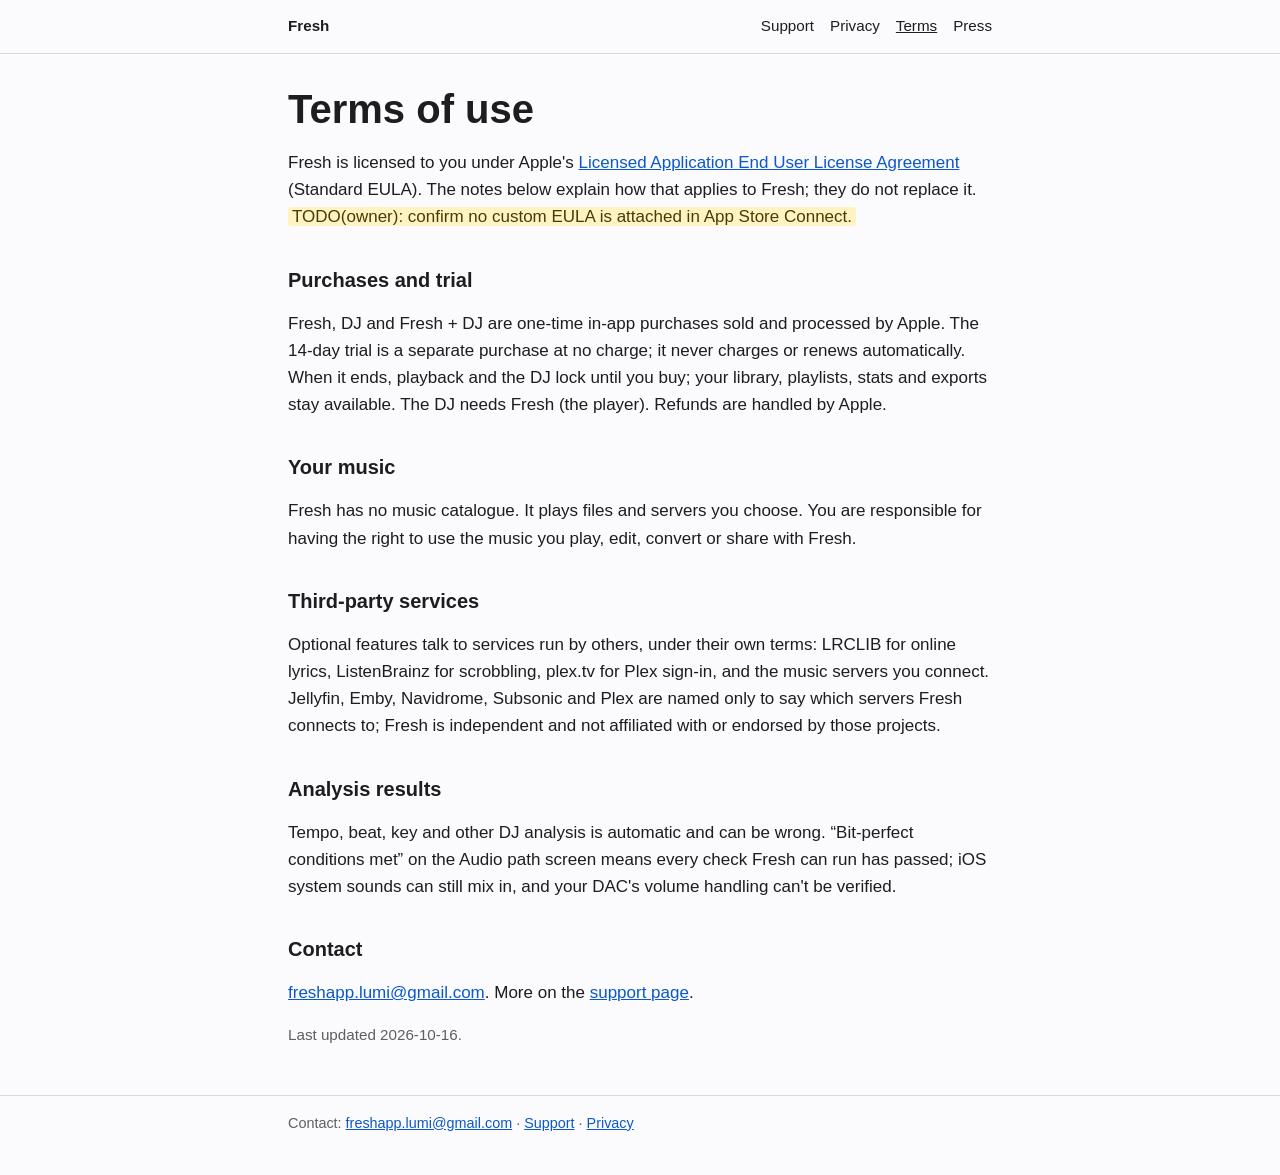
<file: terms/index.html>
<!doctype html>
<html lang="en">
<head>
<meta charset="utf-8">
<meta name="viewport" content="width=device-width, initial-scale=1">
<title>Terms – Fresh</title>
<meta name="description" content="Terms of use for Fresh: Apple's Standard EULA plus notes specific to the app.">
<link rel="stylesheet" href="../style.css">
</head>
<body>
<a class="skip" href="#main">Skip to content</a>
<header class="site"><nav class="wrap" aria-label="Site">
<a class="brand" href="../">Fresh</a>
<a href="../support/">Support</a> <a href="../privacy/">Privacy</a> <a href="./" aria-current="page">Terms</a> <a href="../press/">Press</a>
</nav></header>
<main id="main" class="wrap">
<h1>Terms of use</h1>
<p>Fresh is licensed to you under Apple's <a href="https://www.apple.com/legal/internet-services/itunes/dev/stdeula/">Licensed Application End User License Agreement</a> (Standard EULA). The notes below explain how that applies to Fresh; they do not replace it. <span class="todo">TODO(owner): confirm no custom EULA is attached in App Store Connect.</span></p>

<h2>Purchases and trial</h2>
<p>Fresh, DJ and Fresh + DJ are one-time in-app purchases sold and processed by Apple. The 14-day trial is a separate purchase at no charge; it never charges or renews automatically. When it ends, playback and the DJ lock until you buy; your library, playlists, stats and exports stay available. The DJ needs Fresh (the player). Refunds are handled by Apple.</p>

<h2>Your music</h2>
<p>Fresh has no music catalogue. It plays files and servers you choose. You are responsible for having the right to use the music you play, edit, convert or share with Fresh.</p>

<h2>Third-party services</h2>
<p>Optional features talk to services run by others, under their own terms: LRCLIB for online lyrics, ListenBrainz for scrobbling, plex.tv for Plex sign-in, and the music servers you connect. Jellyfin, Emby, Navidrome, Subsonic and Plex are named only to say which servers Fresh connects to; Fresh is independent and not affiliated with or endorsed by those projects.</p>

<h2>Analysis results</h2>
<p>Tempo, beat, key and other DJ analysis is automatic and can be wrong. “Bit-perfect conditions met” on the Audio path screen means every check Fresh can run has passed; iOS system sounds can still mix in, and your DAC's volume handling can't be verified.</p>

<h2>Contact</h2>
<p><a href="mailto:freshapp.lumi@gmail.com">freshapp.lumi@gmail.com</a>. More on the <a href="../support/">support page</a>.</p>
<p class="note">Last updated 2026-10-16.</p>
</main>
<footer class="site"><div class="wrap">Contact: <a href="mailto:freshapp.lumi@gmail.com">freshapp.lumi@gmail.com</a> · <a href="../support/">Support</a> · <a href="../privacy/">Privacy</a></div></footer>
</body>
</html>
</file>
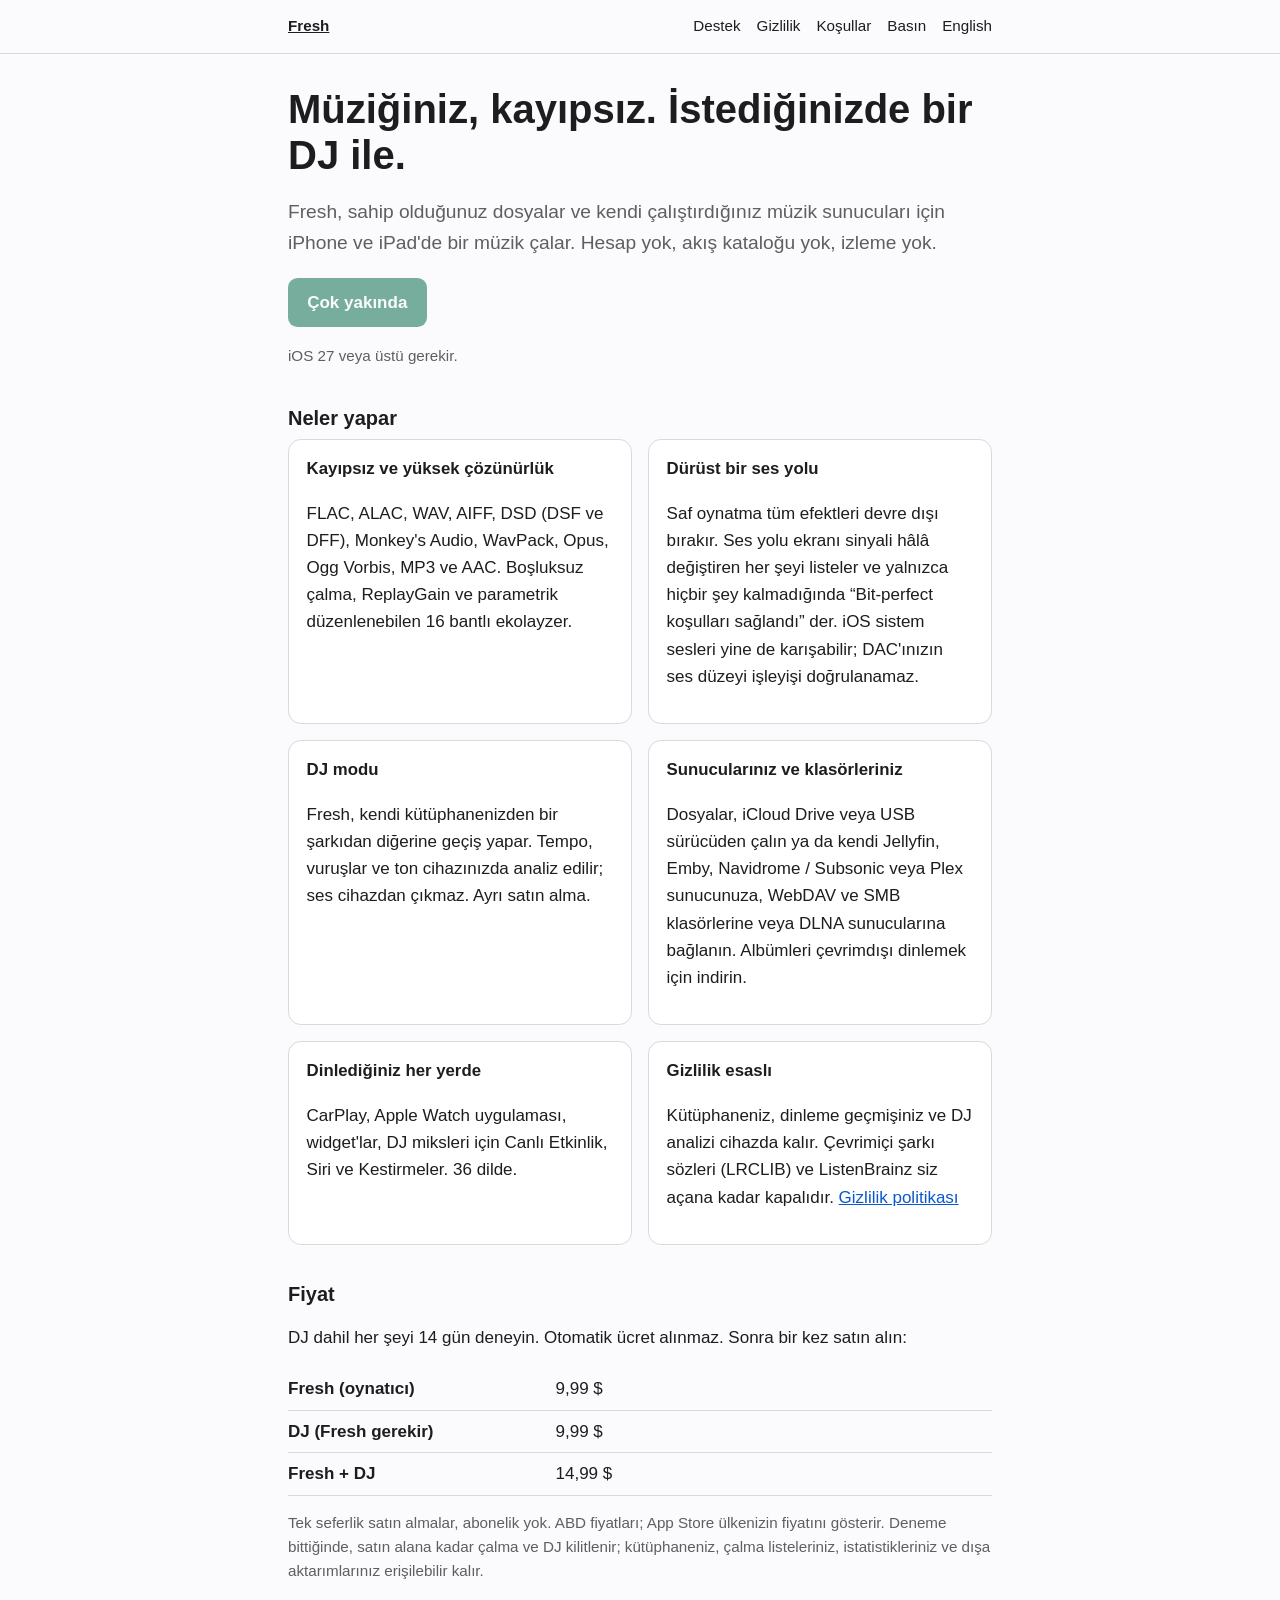
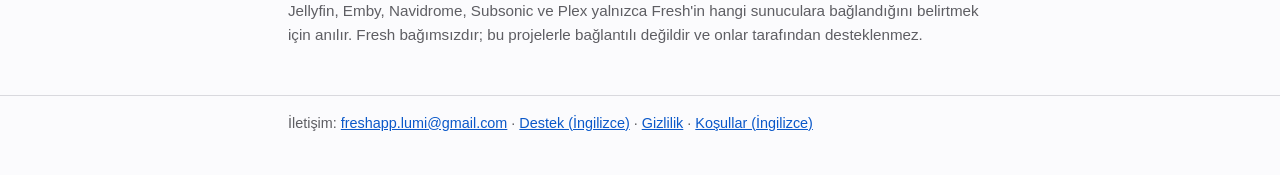
<file: tr/index.html>
<!doctype html>
<html lang="tr">
<head>
<meta charset="utf-8">
<meta name="viewport" content="width=device-width, initial-scale=1">
<title>Fresh – DJ modlu kayıpsız müzik çalar</title>
<meta name="description" content="Fresh, kendi müzik dosyalarınızı ve müzik sunucularınızı iPhone ve iPad'de çalar: FLAC, ALAC, DSD ve dahası, boşluksuz; şarkılarınızı cihazda analiz eden isteğe bağlı bir DJ moduyla.">
<meta name="apple-itunes-app" content="app-id=6821334166">
<link rel="alternate" hreflang="en" href="../">
<link rel="stylesheet" href="../style.css">
</head>
<body>
<a class="skip" href="#main">İçeriğe geç</a>
<header class="site"><nav class="wrap" aria-label="Site">
<a class="brand" href="./" aria-current="page">Fresh</a>
<a href="../support/" hreflang="en">Destek</a> <a href="privacy/">Gizlilik</a> <a href="../terms/" hreflang="en">Koşullar</a> <a href="../press/" hreflang="en">Basın</a>
<a href="../" hreflang="en" lang="en">English</a>
</nav></header>
<main id="main" class="wrap">
<h1>Müziğiniz, kayıpsız. İstediğinizde bir DJ ile.</h1>
<p class="lead">Fresh, sahip olduğunuz dosyalar ve kendi çalıştırdığınız müzik sunucuları için iPhone ve iPad'de bir müzik çalar. Hesap yok, akış kataloğu yok, izleme yok.</p>
<p><span class="cta" aria-disabled="true" style="opacity:.55;cursor:default">Çok yakında</span></p>
<p class="note">iOS 27 veya üstü gerekir.</p>

<h2>Neler yapar</h2>
<div class="grid">
<section class="card"><h3>Kayıpsız ve yüksek çözünürlük</h3>
<p>FLAC, ALAC, WAV, AIFF, DSD (DSF ve DFF), Monkey's Audio, WavPack, Opus, Ogg Vorbis, MP3 ve AAC. Boşluksuz çalma, ReplayGain ve parametrik düzenlenebilen 16 bantlı ekolayzer.</p></section>
<section class="card"><h3>Dürüst bir ses yolu</h3>
<p>Saf oynatma tüm efektleri devre dışı bırakır. Ses yolu ekranı sinyali hâlâ değiştiren her şeyi listeler ve yalnızca hiçbir şey kalmadığında “Bit-perfect koşulları sağlandı” der. iOS sistem sesleri yine de karışabilir; DAC'ınızın ses düzeyi işleyişi doğrulanamaz.</p></section>
<section class="card"><h3>DJ modu</h3>
<p>Fresh, kendi kütüphanenizden bir şarkıdan diğerine geçiş yapar. Tempo, vuruşlar ve ton cihazınızda analiz edilir; ses cihazdan çıkmaz. Ayrı satın alma.</p></section>
<section class="card"><h3>Sunucularınız ve klasörleriniz</h3>
<p>Dosyalar, iCloud Drive veya USB sürücüden çalın ya da kendi Jellyfin, Emby, Navidrome / Subsonic veya Plex sunucunuza, WebDAV ve SMB klasörlerine veya DLNA sunucularına bağlanın. Albümleri çevrimdışı dinlemek için indirin.</p></section>
<section class="card"><h3>Dinlediğiniz her yerde</h3>
<p>CarPlay, Apple Watch uygulaması, widget'lar, DJ miksleri için Canlı Etkinlik, Siri ve Kestirmeler. 36 dilde.</p></section>
<section class="card"><h3>Gizlilik esaslı</h3>
<p>Kütüphaneniz, dinleme geçmişiniz ve DJ analizi cihazda kalır. Çevrimiçi şarkı sözleri (LRCLIB) ve ListenBrainz siz açana kadar kapalıdır. <a href="privacy/">Gizlilik politikası</a></p></section>
</div>

<h2>Fiyat</h2>
<p>DJ dahil her şeyi 14 gün deneyin. Otomatik ücret alınmaz. Sonra bir kez satın alın:</p>
<table>
<tr><th scope="row">Fresh (oynatıcı)</th><td>9,99 $</td></tr>
<tr><th scope="row">DJ (Fresh gerekir)</th><td>9,99 $</td></tr>
<tr><th scope="row">Fresh + DJ</th><td>14,99 $</td></tr>
</table>
<p class="note">Tek seferlik satın almalar, abonelik yok. ABD fiyatları; App Store ülkenizin fiyatını gösterir. Deneme bittiğinde, satın alana kadar çalma ve DJ kilitlenir; kütüphaneniz, çalma listeleriniz, istatistikleriniz ve dışa aktarımlarınız erişilebilir kalır.</p>

<p class="note">Jellyfin, Emby, Navidrome, Subsonic ve Plex yalnızca Fresh'in hangi sunuculara bağlandığını belirtmek için anılır. Fresh bağımsızdır; bu projelerle bağlantılı değildir ve onlar tarafından desteklenmez.</p>
</main>
<footer class="site"><div class="wrap">İletişim: <a href="mailto:freshapp.lumi@gmail.com">freshapp.lumi@gmail.com</a> · <a href="../support/" hreflang="en">Destek (İngilizce)</a> · <a href="privacy/">Gizlilik</a> · <a href="../terms/" hreflang="en">Koşullar (İngilizce)</a></div></footer>
</body>
</html>
</file>
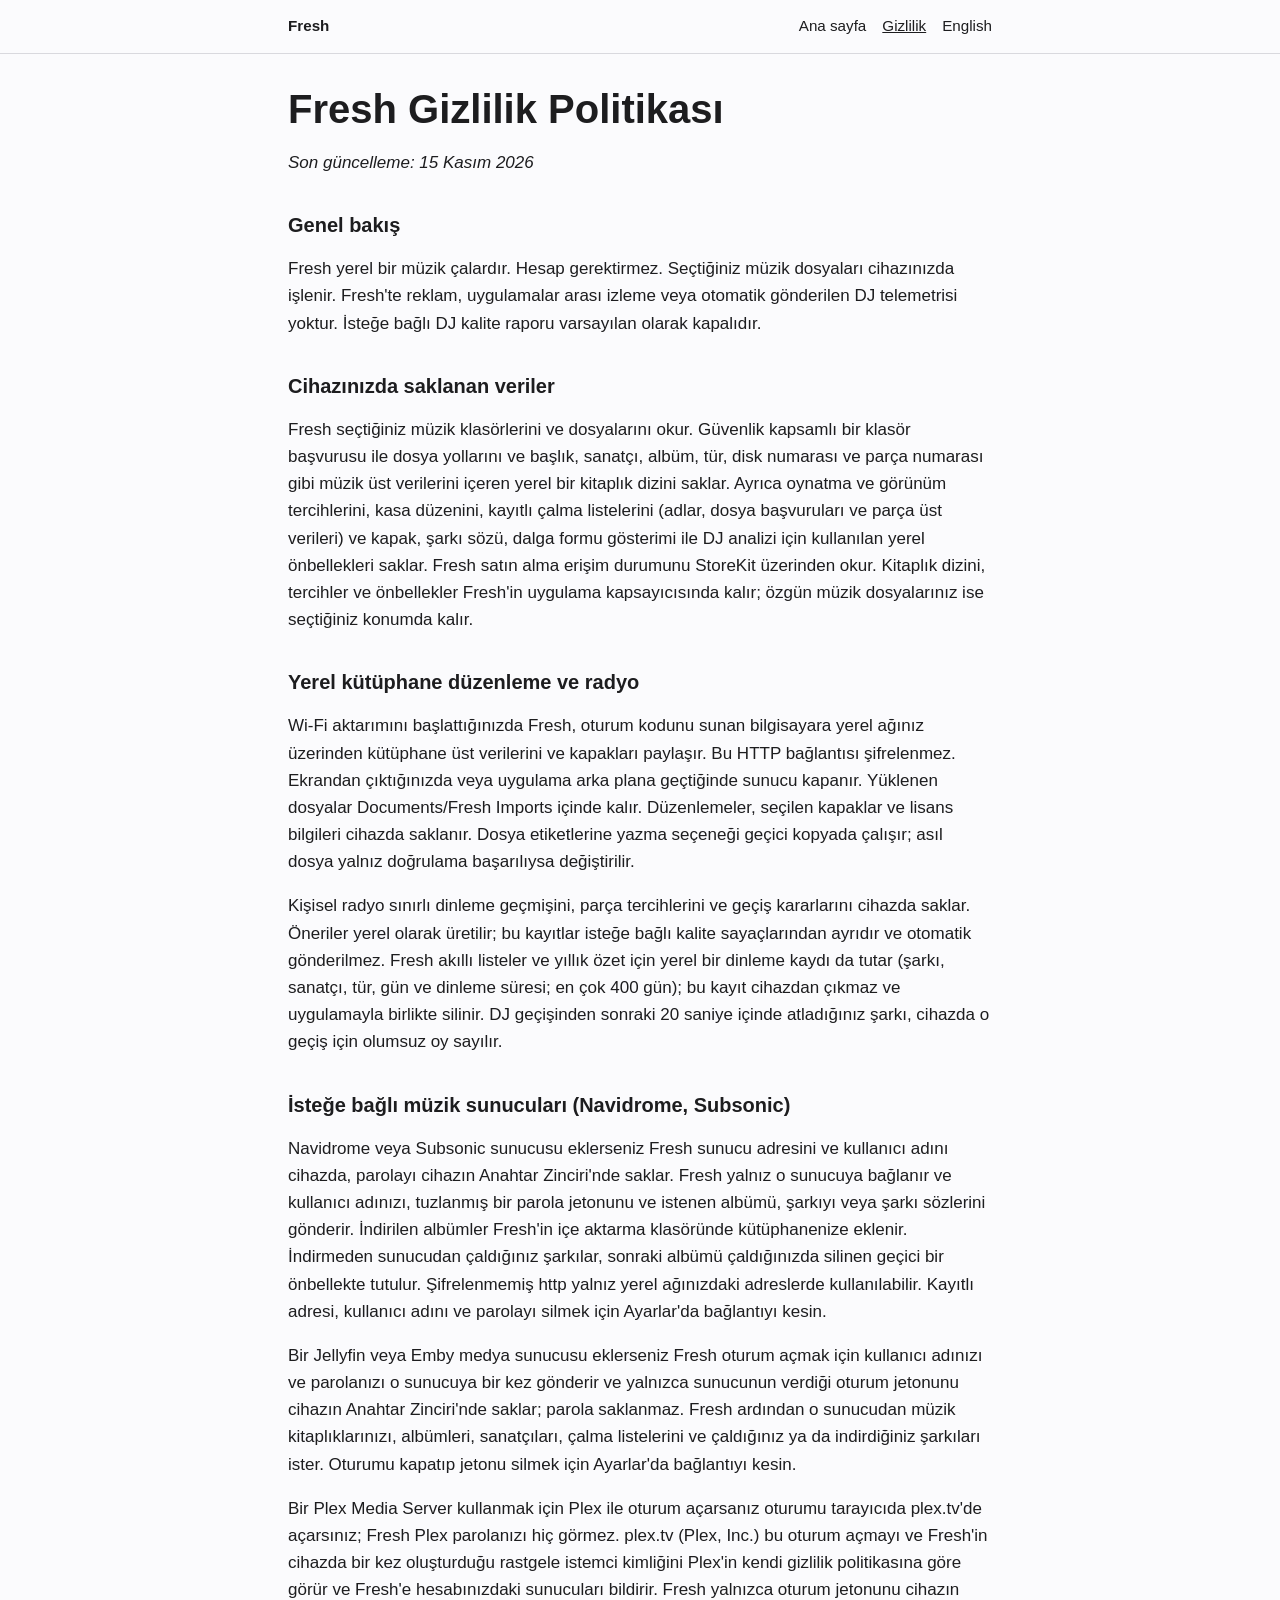
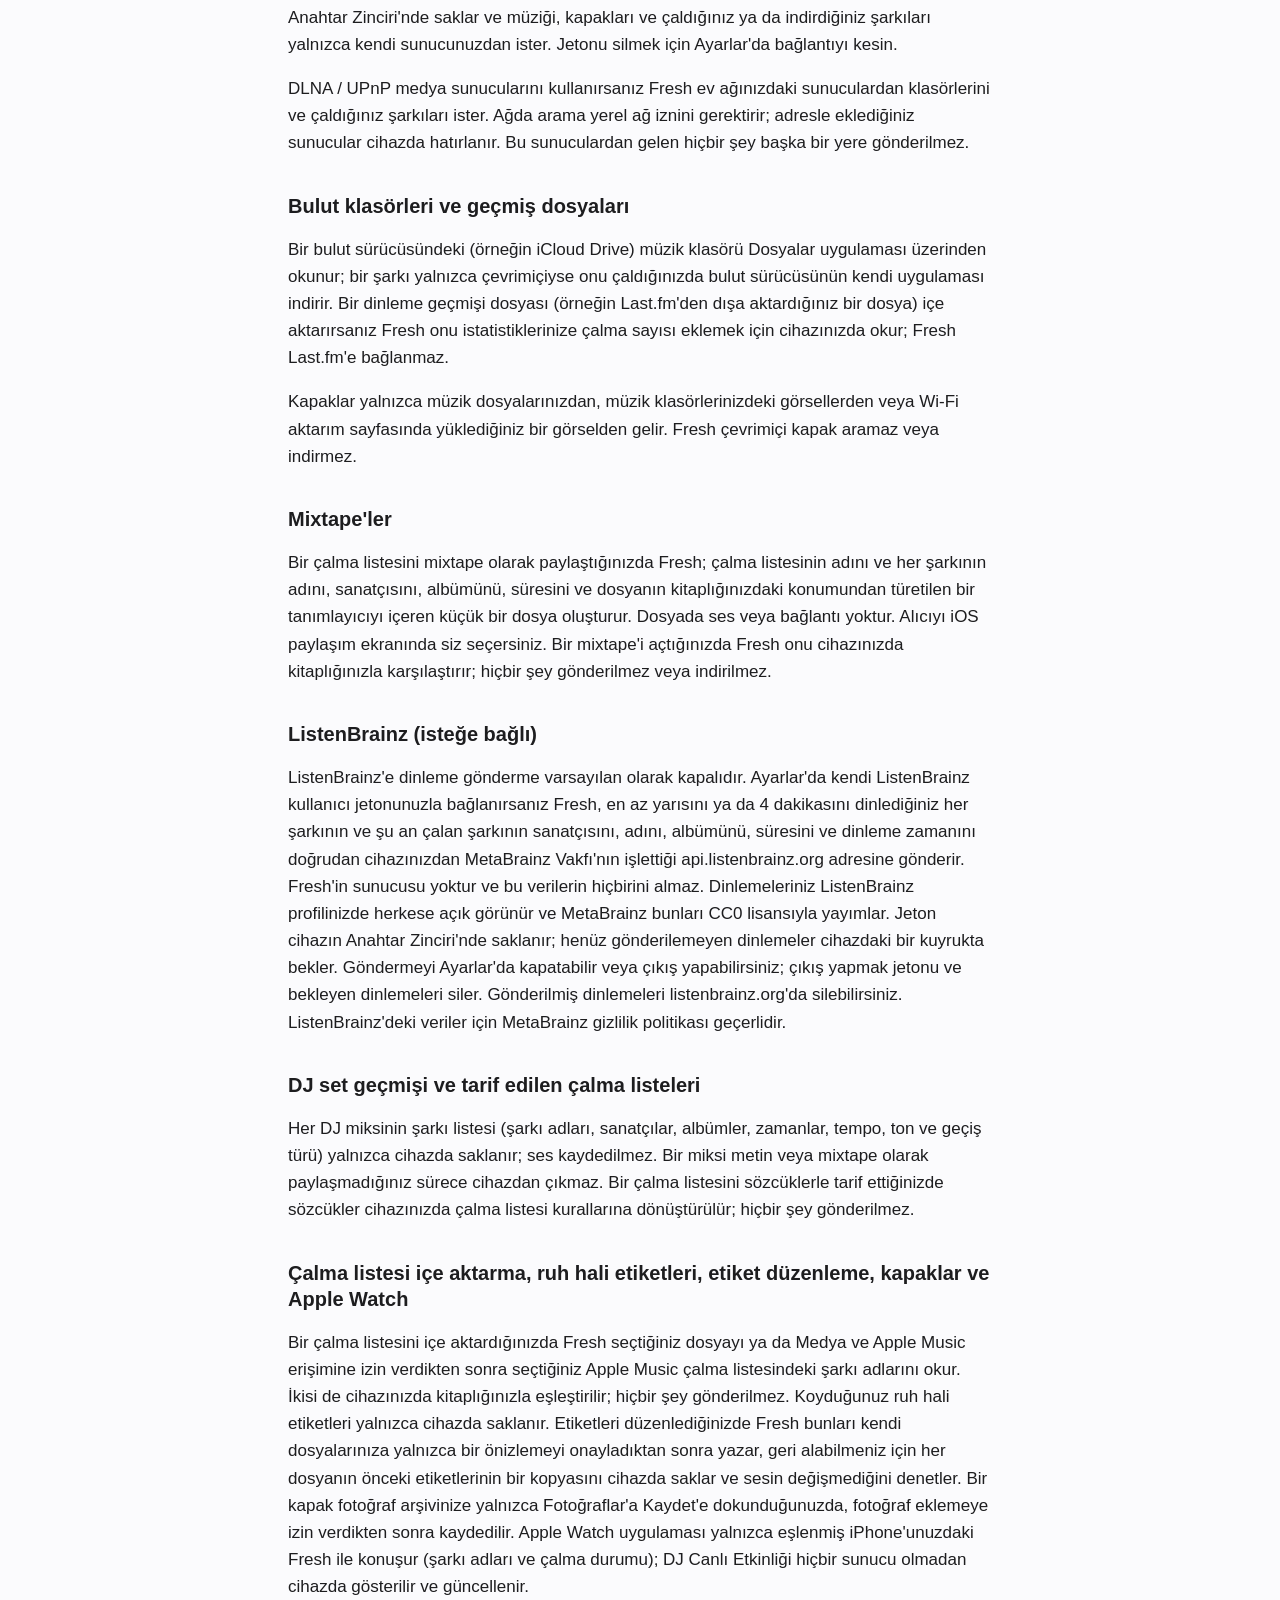
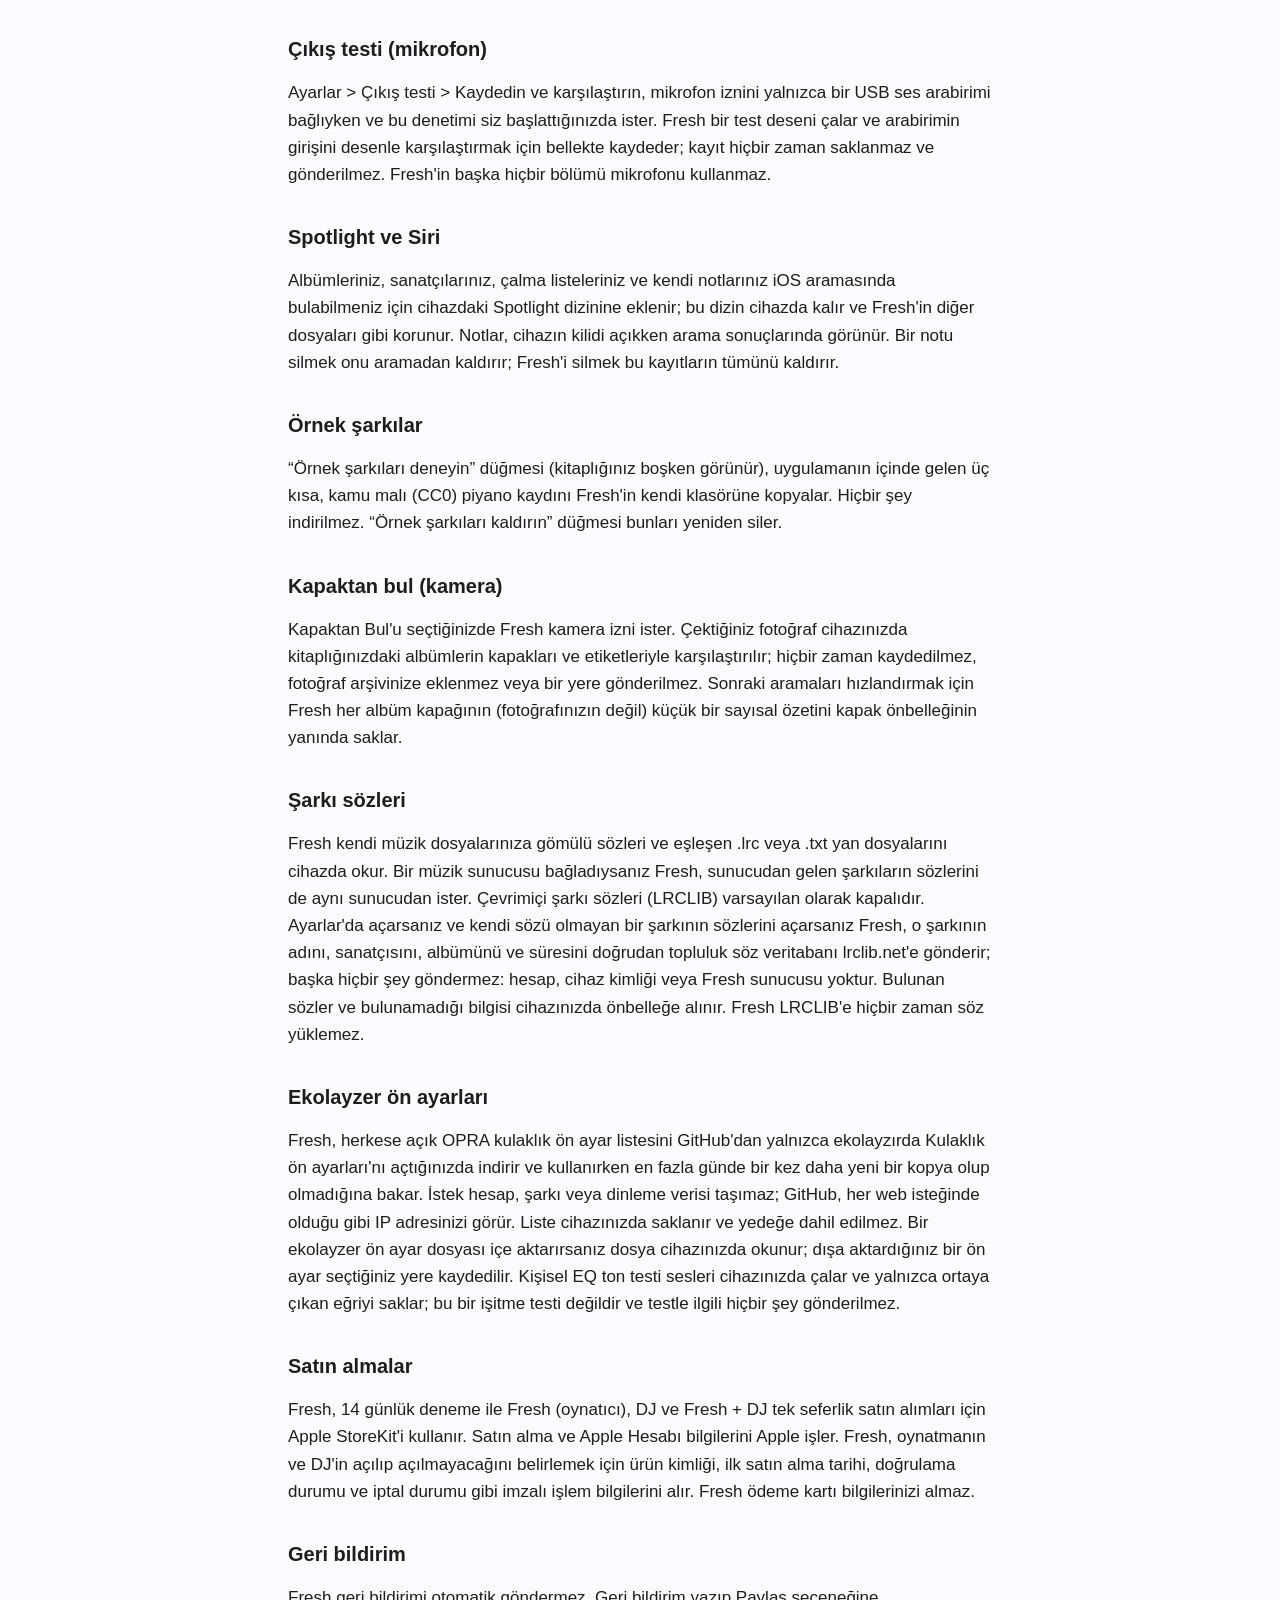
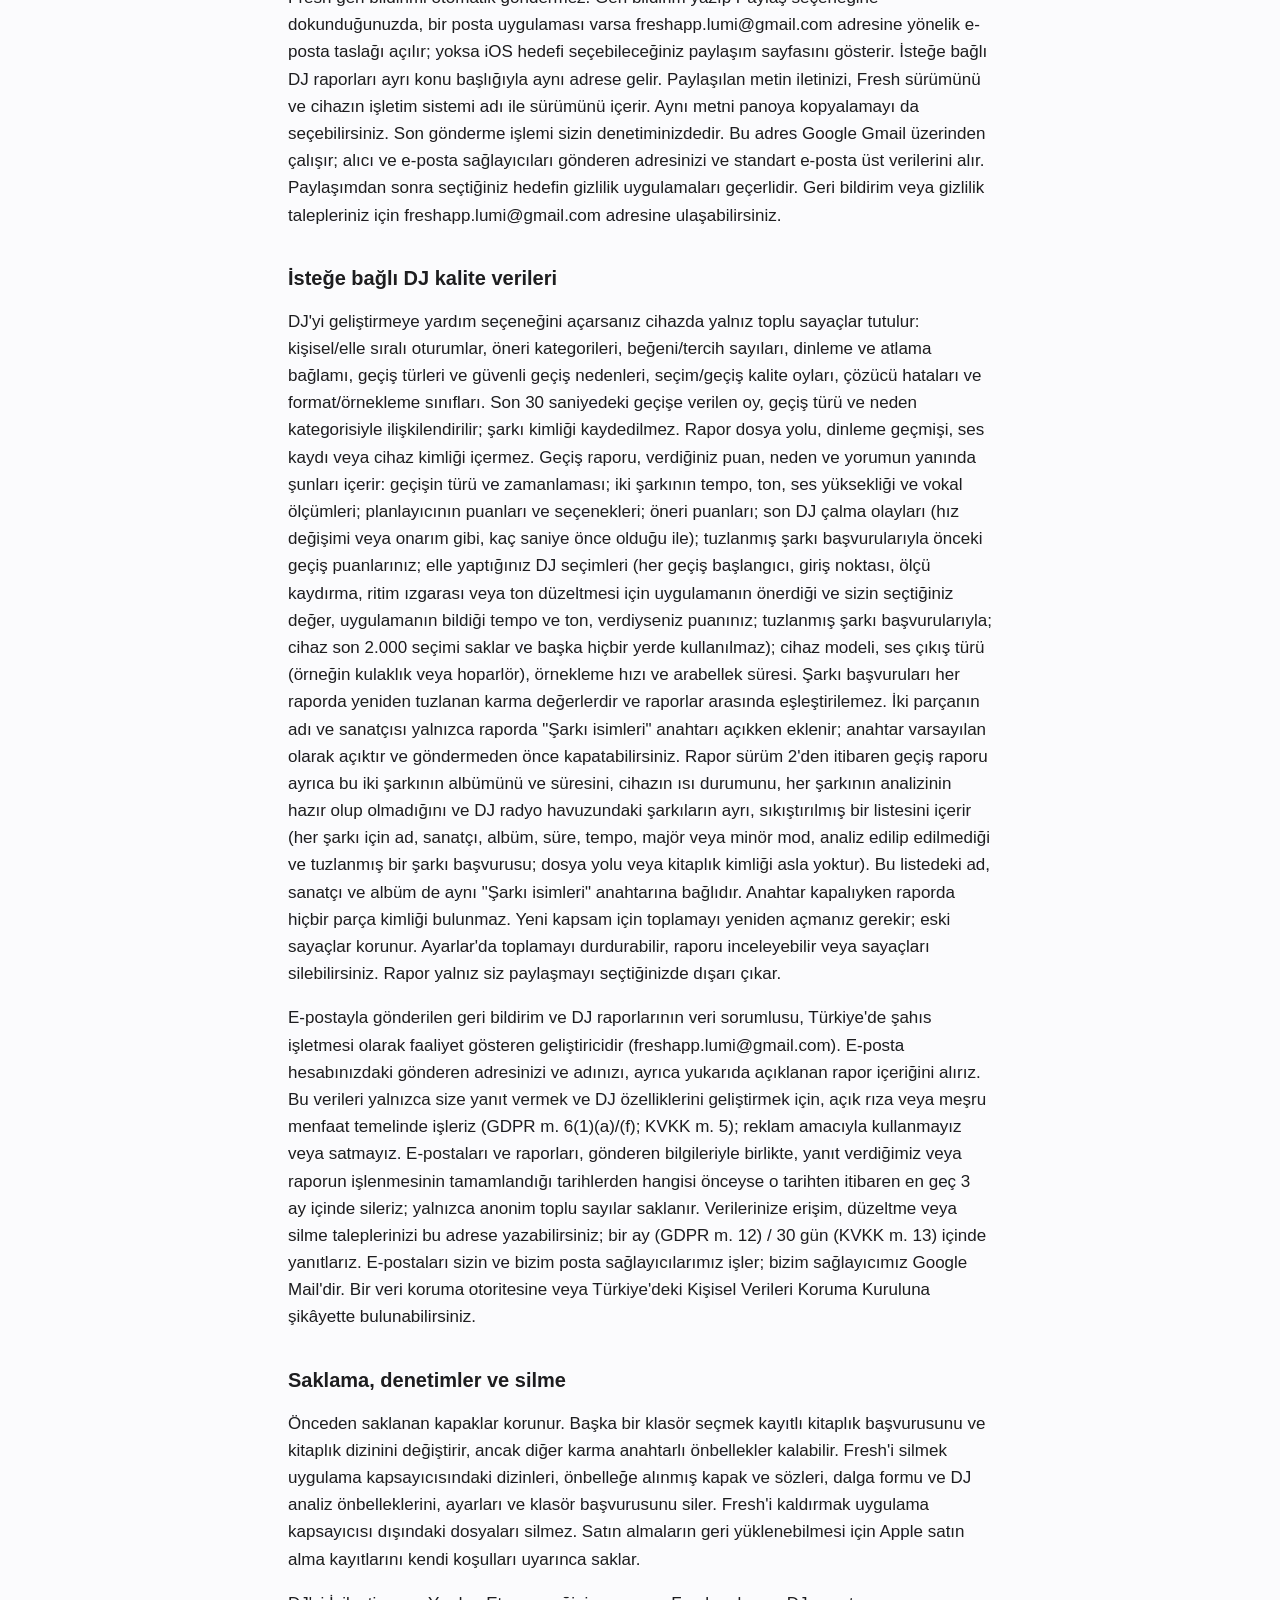
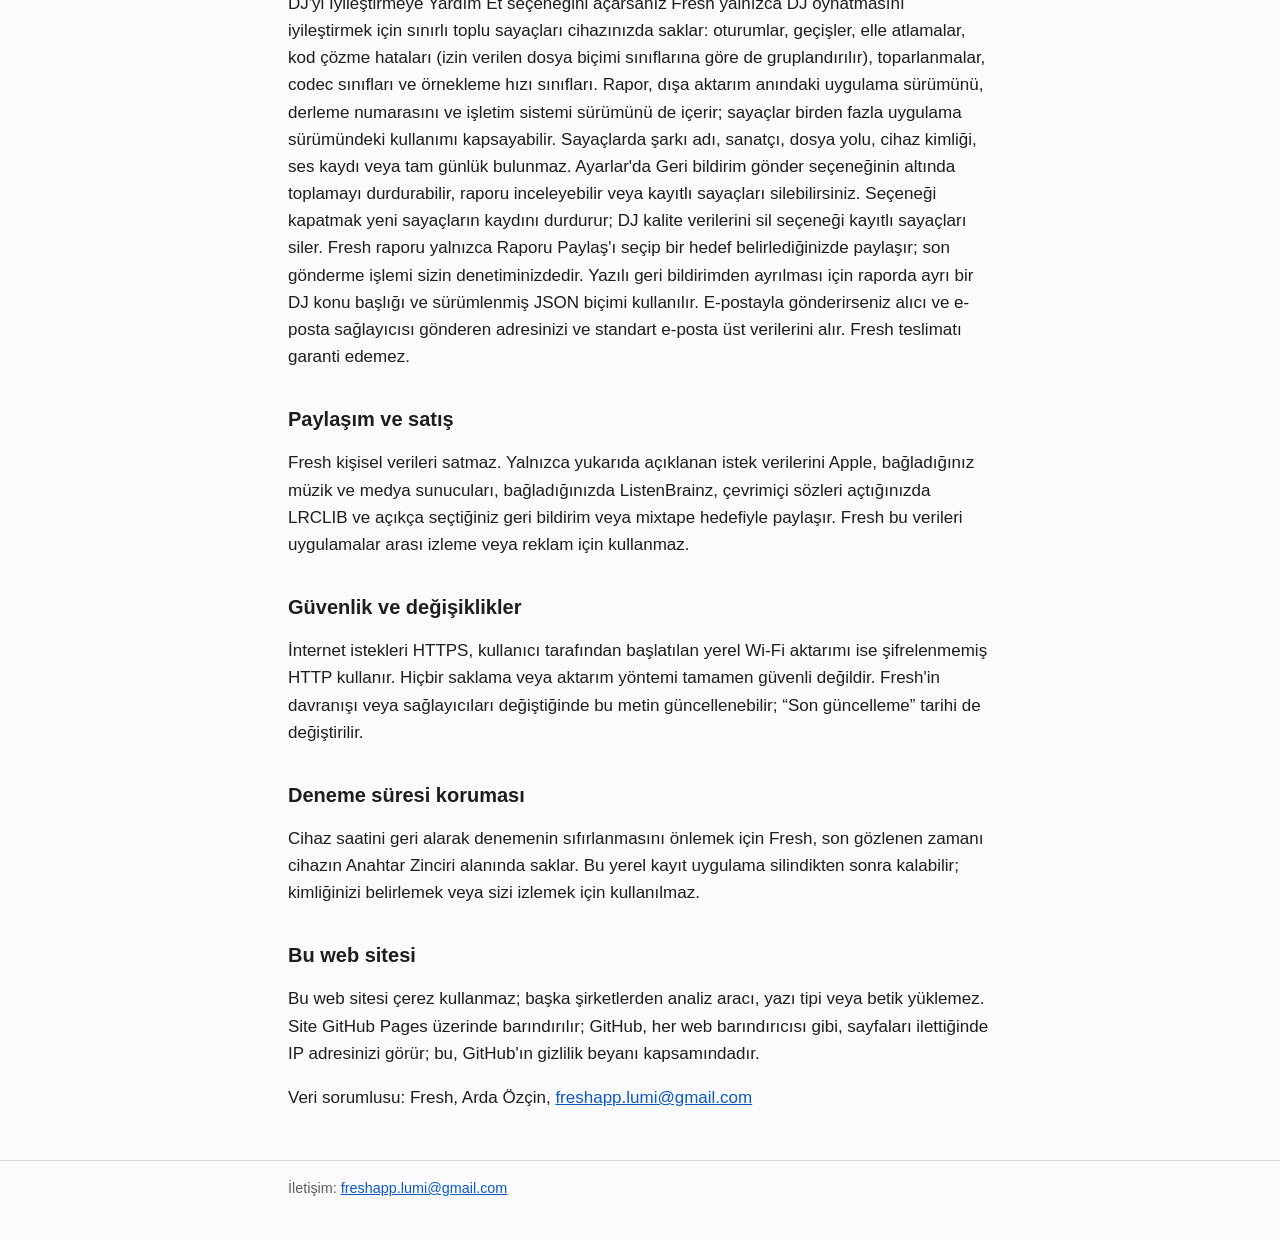
<file: tr/privacy/index.html>
<!doctype html>
<html lang="tr">
<head>
<meta charset="utf-8">
<meta name="viewport" content="width=device-width, initial-scale=1">
<title>Fresh Gizlilik Politikası</title>
<link rel="alternate" hreflang="en" href="../../privacy/">
<link rel="stylesheet" href="../../style.css">
</head>
<body>
<a class="skip" href="#main">İçeriğe geç</a>
<header class="site"><nav class="wrap" aria-label="Site">
<a class="brand" href="../">Fresh</a>
<a href="../">Ana sayfa</a> <a href="./" aria-current="page">Gizlilik</a>
<a href="../../privacy/" hreflang="en" lang="en">English</a>
</nav></header>
<main id="main" class="wrap">
<h1>Fresh Gizlilik Politikası</h1>
<p><em>Son güncelleme: 15 Kasım 2026</em></p>
<h2>Genel bakış</h2>
<p>Fresh yerel bir müzik çalardır. Hesap gerektirmez. Seçtiğiniz müzik dosyaları cihazınızda işlenir. Fresh&#x27;te reklam, uygulamalar arası izleme veya otomatik gönderilen DJ telemetrisi yoktur. İsteğe bağlı DJ kalite raporu varsayılan olarak kapalıdır.</p>
<h2>Cihazınızda saklanan veriler</h2>
<p>Fresh seçtiğiniz müzik klasörlerini ve dosyalarını okur. Güvenlik kapsamlı bir klasör başvurusu ile dosya yollarını ve başlık, sanatçı, albüm, tür, disk numarası ve parça numarası gibi müzik üst verilerini içeren yerel bir kitaplık dizini saklar. Ayrıca oynatma ve görünüm tercihlerini, kasa düzenini, kayıtlı çalma listelerini (adlar, dosya başvuruları ve parça üst verileri) ve kapak, şarkı sözü, dalga formu gösterimi ile DJ analizi için kullanılan yerel önbellekleri saklar. Fresh satın alma erişim durumunu StoreKit üzerinden okur. Kitaplık dizini, tercihler ve önbellekler Fresh&#x27;in uygulama kapsayıcısında kalır; özgün müzik dosyalarınız ise seçtiğiniz konumda kalır.</p>
<h2>Yerel kütüphane düzenleme ve radyo</h2>
<p>Wi-Fi aktarımını başlattığınızda Fresh, oturum kodunu sunan bilgisayara yerel ağınız üzerinden kütüphane üst verilerini ve kapakları paylaşır. Bu HTTP bağlantısı şifrelenmez. Ekrandan çıktığınızda veya uygulama arka plana geçtiğinde sunucu kapanır. Yüklenen dosyalar Documents/Fresh Imports içinde kalır. Düzenlemeler, seçilen kapaklar ve lisans bilgileri cihazda saklanır. Dosya etiketlerine yazma seçeneği geçici kopyada çalışır; asıl dosya yalnız doğrulama başarılıysa değiştirilir.</p>
<p>Kişisel radyo sınırlı dinleme geçmişini, parça tercihlerini ve geçiş kararlarını cihazda saklar. Öneriler yerel olarak üretilir; bu kayıtlar isteğe bağlı kalite sayaçlarından ayrıdır ve otomatik gönderilmez. Fresh akıllı listeler ve yıllık özet için yerel bir dinleme kaydı da tutar (şarkı, sanatçı, tür, gün ve dinleme süresi; en çok 400 gün); bu kayıt cihazdan çıkmaz ve uygulamayla birlikte silinir. DJ geçişinden sonraki 20 saniye içinde atladığınız şarkı, cihazda o geçiş için olumsuz oy sayılır.</p>
<h2>İsteğe bağlı müzik sunucuları (Navidrome, Subsonic)</h2>
<p>Navidrome veya Subsonic sunucusu eklerseniz Fresh sunucu adresini ve kullanıcı adını cihazda, parolayı cihazın Anahtar Zinciri&#x27;nde saklar. Fresh yalnız o sunucuya bağlanır ve kullanıcı adınızı, tuzlanmış bir parola jetonunu ve istenen albümü, şarkıyı veya şarkı sözlerini gönderir. İndirilen albümler Fresh&#x27;in içe aktarma klasöründe kütüphanenize eklenir. İndirmeden sunucudan çaldığınız şarkılar, sonraki albümü çaldığınızda silinen geçici bir önbellekte tutulur. Şifrelenmemiş http yalnız yerel ağınızdaki adreslerde kullanılabilir. Kayıtlı adresi, kullanıcı adını ve parolayı silmek için Ayarlar&#x27;da bağlantıyı kesin.</p>
<p>Bir Jellyfin veya Emby medya sunucusu eklerseniz Fresh oturum açmak için kullanıcı adınızı ve parolanızı o sunucuya bir kez gönderir ve yalnızca sunucunun verdiği oturum jetonunu cihazın Anahtar Zinciri&#x27;nde saklar; parola saklanmaz. Fresh ardından o sunucudan müzik kitaplıklarınızı, albümleri, sanatçıları, çalma listelerini ve çaldığınız ya da indirdiğiniz şarkıları ister. Oturumu kapatıp jetonu silmek için Ayarlar&#x27;da bağlantıyı kesin.</p>
<p>Bir Plex Media Server kullanmak için Plex ile oturum açarsanız oturumu tarayıcıda plex.tv&#x27;de açarsınız; Fresh Plex parolanızı hiç görmez. plex.tv (Plex, Inc.) bu oturum açmayı ve Fresh&#x27;in cihazda bir kez oluşturduğu rastgele istemci kimliğini Plex&#x27;in kendi gizlilik politikasına göre görür ve Fresh&#x27;e hesabınızdaki sunucuları bildirir. Fresh yalnızca oturum jetonunu cihazın Anahtar Zinciri&#x27;nde saklar ve müziği, kapakları ve çaldığınız ya da indirdiğiniz şarkıları yalnızca kendi sunucunuzdan ister. Jetonu silmek için Ayarlar&#x27;da bağlantıyı kesin.</p>
<p>DLNA / UPnP medya sunucularını kullanırsanız Fresh ev ağınızdaki sunuculardan klasörlerini ve çaldığınız şarkıları ister. Ağda arama yerel ağ iznini gerektirir; adresle eklediğiniz sunucular cihazda hatırlanır. Bu sunuculardan gelen hiçbir şey başka bir yere gönderilmez.</p>
<h2>Bulut klasörleri ve geçmiş dosyaları</h2>
<p>Bir bulut sürücüsündeki (örneğin iCloud Drive) müzik klasörü Dosyalar uygulaması üzerinden okunur; bir şarkı yalnızca çevrimiçiyse onu çaldığınızda bulut sürücüsünün kendi uygulaması indirir. Bir dinleme geçmişi dosyası (örneğin Last.fm&#x27;den dışa aktardığınız bir dosya) içe aktarırsanız Fresh onu istatistiklerinize çalma sayısı eklemek için cihazınızda okur; Fresh Last.fm&#x27;e bağlanmaz.</p>
<p>Kapaklar yalnızca müzik dosyalarınızdan, müzik klasörlerinizdeki görsellerden veya Wi-Fi aktarım sayfasında yüklediğiniz bir görselden gelir. Fresh çevrimiçi kapak aramaz veya indirmez.</p>
<h2>Mixtape&#x27;ler</h2>
<p>Bir çalma listesini mixtape olarak paylaştığınızda Fresh; çalma listesinin adını ve her şarkının adını, sanatçısını, albümünü, süresini ve dosyanın kitaplığınızdaki konumundan türetilen bir tanımlayıcıyı içeren küçük bir dosya oluşturur. Dosyada ses veya bağlantı yoktur. Alıcıyı iOS paylaşım ekranında siz seçersiniz. Bir mixtape&#x27;i açtığınızda Fresh onu cihazınızda kitaplığınızla karşılaştırır; hiçbir şey gönderilmez veya indirilmez.</p>
<h2>ListenBrainz (isteğe bağlı)</h2>
<p>ListenBrainz&#x27;e dinleme gönderme varsayılan olarak kapalıdır. Ayarlar&#x27;da kendi ListenBrainz kullanıcı jetonunuzla bağlanırsanız Fresh, en az yarısını ya da 4 dakikasını dinlediğiniz her şarkının ve şu an çalan şarkının sanatçısını, adını, albümünü, süresini ve dinleme zamanını doğrudan cihazınızdan MetaBrainz Vakfı&#x27;nın işlettiği api.listenbrainz.org adresine gönderir. Fresh&#x27;in sunucusu yoktur ve bu verilerin hiçbirini almaz. Dinlemeleriniz ListenBrainz profilinizde herkese açık görünür ve MetaBrainz bunları CC0 lisansıyla yayımlar. Jeton cihazın Anahtar Zinciri&#x27;nde saklanır; henüz gönderilemeyen dinlemeler cihazdaki bir kuyrukta bekler. Göndermeyi Ayarlar&#x27;da kapatabilir veya çıkış yapabilirsiniz; çıkış yapmak jetonu ve bekleyen dinlemeleri siler. Gönderilmiş dinlemeleri listenbrainz.org&#x27;da silebilirsiniz. ListenBrainz&#x27;deki veriler için MetaBrainz gizlilik politikası geçerlidir.</p>
<h2>DJ set geçmişi ve tarif edilen çalma listeleri</h2>
<p>Her DJ miksinin şarkı listesi (şarkı adları, sanatçılar, albümler, zamanlar, tempo, ton ve geçiş türü) yalnızca cihazda saklanır; ses kaydedilmez. Bir miksi metin veya mixtape olarak paylaşmadığınız sürece cihazdan çıkmaz. Bir çalma listesini sözcüklerle tarif ettiğinizde sözcükler cihazınızda çalma listesi kurallarına dönüştürülür; hiçbir şey gönderilmez.</p>
<h2>Çalma listesi içe aktarma, ruh hali etiketleri, etiket düzenleme, kapaklar ve Apple Watch</h2>
<p>Bir çalma listesini içe aktardığınızda Fresh seçtiğiniz dosyayı ya da Medya ve Apple Music erişimine izin verdikten sonra seçtiğiniz Apple Music çalma listesindeki şarkı adlarını okur. İkisi de cihazınızda kitaplığınızla eşleştirilir; hiçbir şey gönderilmez. Koyduğunuz ruh hali etiketleri yalnızca cihazda saklanır. Etiketleri düzenlediğinizde Fresh bunları kendi dosyalarınıza yalnızca bir önizlemeyi onayladıktan sonra yazar, geri alabilmeniz için her dosyanın önceki etiketlerinin bir kopyasını cihazda saklar ve sesin değişmediğini denetler. Bir kapak fotoğraf arşivinize yalnızca Fotoğraflar&#x27;a Kaydet&#x27;e dokunduğunuzda, fotoğraf eklemeye izin verdikten sonra kaydedilir. Apple Watch uygulaması yalnızca eşlenmiş iPhone&#x27;unuzdaki Fresh ile konuşur (şarkı adları ve çalma durumu); DJ Canlı Etkinliği hiçbir sunucu olmadan cihazda gösterilir ve güncellenir.</p>
<h2>Çıkış testi (mikrofon)</h2>
<p>Ayarlar &gt; Çıkış testi &gt; Kaydedin ve karşılaştırın, mikrofon iznini yalnızca bir USB ses arabirimi bağlıyken ve bu denetimi siz başlattığınızda ister. Fresh bir test deseni çalar ve arabirimin girişini desenle karşılaştırmak için bellekte kaydeder; kayıt hiçbir zaman saklanmaz ve gönderilmez. Fresh&#x27;in başka hiçbir bölümü mikrofonu kullanmaz.</p>
<h2>Spotlight ve Siri</h2>
<p>Albümleriniz, sanatçılarınız, çalma listeleriniz ve kendi notlarınız iOS aramasında bulabilmeniz için cihazdaki Spotlight dizinine eklenir; bu dizin cihazda kalır ve Fresh&#x27;in diğer dosyaları gibi korunur. Notlar, cihazın kilidi açıkken arama sonuçlarında görünür. Bir notu silmek onu aramadan kaldırır; Fresh&#x27;i silmek bu kayıtların tümünü kaldırır.</p>
<h2>Örnek şarkılar</h2>
<p>“Örnek şarkıları deneyin” düğmesi (kitaplığınız boşken görünür), uygulamanın içinde gelen üç kısa, kamu malı (CC0) piyano kaydını Fresh&#x27;in kendi klasörüne kopyalar. Hiçbir şey indirilmez. “Örnek şarkıları kaldırın” düğmesi bunları yeniden siler.</p>
<h2>Kapaktan bul (kamera)</h2>
<p>Kapaktan Bul&#x27;u seçtiğinizde Fresh kamera izni ister. Çektiğiniz fotoğraf cihazınızda kitaplığınızdaki albümlerin kapakları ve etiketleriyle karşılaştırılır; hiçbir zaman kaydedilmez, fotoğraf arşivinize eklenmez veya bir yere gönderilmez. Sonraki aramaları hızlandırmak için Fresh her albüm kapağının (fotoğrafınızın değil) küçük bir sayısal özetini kapak önbelleğinin yanında saklar.</p>
<h2>Şarkı sözleri</h2>
<p>Fresh kendi müzik dosyalarınıza gömülü sözleri ve eşleşen .lrc veya .txt yan dosyalarını cihazda okur. Bir müzik sunucusu bağladıysanız Fresh, sunucudan gelen şarkıların sözlerini de aynı sunucudan ister. Çevrimiçi şarkı sözleri (LRCLIB) varsayılan olarak kapalıdır. Ayarlar&#x27;da açarsanız ve kendi sözü olmayan bir şarkının sözlerini açarsanız Fresh, o şarkının adını, sanatçısını, albümünü ve süresini doğrudan topluluk söz veritabanı lrclib.net&#x27;e gönderir; başka hiçbir şey göndermez: hesap, cihaz kimliği veya Fresh sunucusu yoktur. Bulunan sözler ve bulunamadığı bilgisi cihazınızda önbelleğe alınır. Fresh LRCLIB&#x27;e hiçbir zaman söz yüklemez.</p>
<h2>Ekolayzer ön ayarları</h2>
<p>Fresh, herkese açık OPRA kulaklık ön ayar listesini GitHub&#x27;dan yalnızca ekolayzırda Kulaklık ön ayarları&#x27;nı açtığınızda indirir ve kullanırken en fazla günde bir kez daha yeni bir kopya olup olmadığına bakar. İstek hesap, şarkı veya dinleme verisi taşımaz; GitHub, her web isteğinde olduğu gibi IP adresinizi görür. Liste cihazınızda saklanır ve yedeğe dahil edilmez. Bir ekolayzer ön ayar dosyası içe aktarırsanız dosya cihazınızda okunur; dışa aktardığınız bir ön ayar seçtiğiniz yere kaydedilir. Kişisel EQ ton testi sesleri cihazınızda çalar ve yalnızca ortaya çıkan eğriyi saklar; bu bir işitme testi değildir ve testle ilgili hiçbir şey gönderilmez.</p>
<h2>Satın almalar</h2>
<p>Fresh, 14 günlük deneme ile Fresh (oynatıcı), DJ ve Fresh + DJ tek seferlik satın alımları için Apple StoreKit&#x27;i kullanır. Satın alma ve Apple Hesabı bilgilerini Apple işler. Fresh, oynatmanın ve DJ&#x27;in açılıp açılmayacağını belirlemek için ürün kimliği, ilk satın alma tarihi, doğrulama durumu ve iptal durumu gibi imzalı işlem bilgilerini alır. Fresh ödeme kartı bilgilerinizi almaz.</p>
<h2>Geri bildirim</h2>
<p>Fresh geri bildirimi otomatik göndermez. Geri bildirim yazıp Paylaş seçeneğine dokunduğunuzda, bir posta uygulaması varsa freshapp.lumi@gmail.com adresine yönelik e-posta taslağı açılır; yoksa iOS hedefi seçebileceğiniz paylaşım sayfasını gösterir. İsteğe bağlı DJ raporları ayrı konu başlığıyla aynı adrese gelir. Paylaşılan metin iletinizi, Fresh sürümünü ve cihazın işletim sistemi adı ile sürümünü içerir. Aynı metni panoya kopyalamayı da seçebilirsiniz. Son gönderme işlemi sizin denetiminizdedir. Bu adres Google Gmail üzerinden çalışır; alıcı ve e-posta sağlayıcıları gönderen adresinizi ve standart e-posta üst verilerini alır. Paylaşımdan sonra seçtiğiniz hedefin gizlilik uygulamaları geçerlidir. Geri bildirim veya gizlilik talepleriniz için freshapp.lumi@gmail.com adresine ulaşabilirsiniz.</p>
<h2>İsteğe bağlı DJ kalite verileri</h2>
<p>DJ&#x27;yi geliştirmeye yardım seçeneğini açarsanız cihazda yalnız toplu sayaçlar tutulur: kişisel/elle sıralı oturumlar, öneri kategorileri, beğeni/tercih sayıları, dinleme ve atlama bağlamı, geçiş türleri ve güvenli geçiş nedenleri, seçim/geçiş kalite oyları, çözücü hataları ve format/örnekleme sınıfları. Son 30 saniyedeki geçişe verilen oy, geçiş türü ve neden kategorisiyle ilişkilendirilir; şarkı kimliği kaydedilmez. Rapor dosya yolu, dinleme geçmişi, ses kaydı veya cihaz kimliği içermez. Geçiş raporu, verdiğiniz puan, neden ve yorumun yanında şunları içerir: geçişin türü ve zamanlaması; iki şarkının tempo, ton, ses yüksekliği ve vokal ölçümleri; planlayıcının puanları ve seçenekleri; öneri puanları; son DJ çalma olayları (hız değişimi veya onarım gibi, kaç saniye önce olduğu ile); tuzlanmış şarkı başvurularıyla önceki geçiş puanlarınız; elle yaptığınız DJ seçimleri (her geçiş başlangıcı, giriş noktası, ölçü kaydırma, ritim ızgarası veya ton düzeltmesi için uygulamanın önerdiği ve sizin seçtiğiniz değer, uygulamanın bildiği tempo ve ton, verdiyseniz puanınız; tuzlanmış şarkı başvurularıyla; cihaz son 2.000 seçimi saklar ve başka hiçbir yerde kullanılmaz); cihaz modeli, ses çıkış türü (örneğin kulaklık veya hoparlör), örnekleme hızı ve arabellek süresi. Şarkı başvuruları her raporda yeniden tuzlanan karma değerlerdir ve raporlar arasında eşleştirilemez. İki parçanın adı ve sanatçısı yalnızca raporda &quot;Şarkı isimleri&quot; anahtarı açıkken eklenir; anahtar varsayılan olarak açıktır ve göndermeden önce kapatabilirsiniz. Rapor sürüm 2&#x27;den itibaren geçiş raporu ayrıca bu iki şarkının albümünü ve süresini, cihazın ısı durumunu, her şarkının analizinin hazır olup olmadığını ve DJ radyo havuzundaki şarkıların ayrı, sıkıştırılmış bir listesini içerir (her şarkı için ad, sanatçı, albüm, süre, tempo, majör veya minör mod, analiz edilip edilmediği ve tuzlanmış bir şarkı başvurusu; dosya yolu veya kitaplık kimliği asla yoktur). Bu listedeki ad, sanatçı ve albüm de aynı &quot;Şarkı isimleri&quot; anahtarına bağlıdır. Anahtar kapalıyken raporda hiçbir parça kimliği bulunmaz. Yeni kapsam için toplamayı yeniden açmanız gerekir; eski sayaçlar korunur. Ayarlar&#x27;da toplamayı durdurabilir, raporu inceleyebilir veya sayaçları silebilirsiniz. Rapor yalnız siz paylaşmayı seçtiğinizde dışarı çıkar.</p>
<p>E-postayla gönderilen geri bildirim ve DJ raporlarının veri sorumlusu, Türkiye&#x27;de şahıs işletmesi olarak faaliyet gösteren geliştiricidir (freshapp.lumi@gmail.com). E-posta hesabınızdaki gönderen adresinizi ve adınızı, ayrıca yukarıda açıklanan rapor içeriğini alırız. Bu verileri yalnızca size yanıt vermek ve DJ özelliklerini geliştirmek için, açık rıza veya meşru menfaat temelinde işleriz (GDPR m. 6(1)(a)/(f); KVKK m. 5); reklam amacıyla kullanmayız veya satmayız. E-postaları ve raporları, gönderen bilgileriyle birlikte, yanıt verdiğimiz veya raporun işlenmesinin tamamlandığı tarihlerden hangisi önceyse o tarihten itibaren en geç 3 ay içinde sileriz; yalnızca anonim toplu sayılar saklanır. Verilerinize erişim, düzeltme veya silme taleplerinizi bu adrese yazabilirsiniz; bir ay (GDPR m. 12) / 30 gün (KVKK m. 13) içinde yanıtlarız. E-postaları sizin ve bizim posta sağlayıcılarımız işler; bizim sağlayıcımız Google Mail&#x27;dir. Bir veri koruma otoritesine veya Türkiye&#x27;deki Kişisel Verileri Koruma Kuruluna şikâyette bulunabilirsiniz.</p>
<h2>Saklama, denetimler ve silme</h2>
<p>Önceden saklanan kapaklar korunur. Başka bir klasör seçmek kayıtlı kitaplık başvurusunu ve kitaplık dizinini değiştirir, ancak diğer karma anahtarlı önbellekler kalabilir. Fresh&#x27;i silmek uygulama kapsayıcısındaki dizinleri, önbelleğe alınmış kapak ve sözleri, dalga formu ve DJ analiz önbelleklerini, ayarları ve klasör başvurusunu siler. Fresh&#x27;i kaldırmak uygulama kapsayıcısı dışındaki dosyaları silmez. Satın almaların geri yüklenebilmesi için Apple satın alma kayıtlarını kendi koşulları uyarınca saklar.</p>
<p>DJ&#x27;yi İyileştirmeye Yardım Et seçeneğini açarsanız Fresh yalnızca DJ oynatmasını iyileştirmek için sınırlı toplu sayaçları cihazınızda saklar: oturumlar, geçişler, elle atlamalar, kod çözme hataları (izin verilen dosya biçimi sınıflarına göre de gruplandırılır), toparlanmalar, codec sınıfları ve örnekleme hızı sınıfları. Rapor, dışa aktarım anındaki uygulama sürümünü, derleme numarasını ve işletim sistemi sürümünü de içerir; sayaçlar birden fazla uygulama sürümündeki kullanımı kapsayabilir. Sayaçlarda şarkı adı, sanatçı, dosya yolu, cihaz kimliği, ses kaydı veya tam günlük bulunmaz. Ayarlar&#x27;da Geri bildirim gönder seçeneğinin altında toplamayı durdurabilir, raporu inceleyebilir veya kayıtlı sayaçları silebilirsiniz. Seçeneği kapatmak yeni sayaçların kaydını durdurur; DJ kalite verilerini sil seçeneği kayıtlı sayaçları siler. Fresh raporu yalnızca Raporu Paylaş&#x27;ı seçip bir hedef belirlediğinizde paylaşır; son gönderme işlemi sizin denetiminizdedir. Yazılı geri bildirimden ayrılması için raporda ayrı bir DJ konu başlığı ve sürümlenmiş JSON biçimi kullanılır. E-postayla gönderirseniz alıcı ve e-posta sağlayıcısı gönderen adresinizi ve standart e-posta üst verilerini alır. Fresh teslimatı garanti edemez.</p>
<h2>Paylaşım ve satış</h2>
<p>Fresh kişisel verileri satmaz. Yalnızca yukarıda açıklanan istek verilerini Apple, bağladığınız müzik ve medya sunucuları, bağladığınızda ListenBrainz, çevrimiçi sözleri açtığınızda LRCLIB ve açıkça seçtiğiniz geri bildirim veya mixtape hedefiyle paylaşır. Fresh bu verileri uygulamalar arası izleme veya reklam için kullanmaz.</p>
<h2>Güvenlik ve değişiklikler</h2>
<p>İnternet istekleri HTTPS, kullanıcı tarafından başlatılan yerel Wi-Fi aktarımı ise şifrelenmemiş HTTP kullanır. Hiçbir saklama veya aktarım yöntemi tamamen güvenli değildir. Fresh&#x27;in davranışı veya sağlayıcıları değiştiğinde bu metin güncellenebilir; “Son güncelleme” tarihi de değiştirilir.</p>
<h2>Deneme süresi koruması</h2>
<p>Cihaz saatini geri alarak denemenin sıfırlanmasını önlemek için Fresh, son gözlenen zamanı cihazın Anahtar Zinciri alanında saklar. Bu yerel kayıt uygulama silindikten sonra kalabilir; kimliğinizi belirlemek veya sizi izlemek için kullanılmaz.</p>
<h2>Bu web sitesi</h2>
<p>Bu web sitesi çerez kullanmaz; başka şirketlerden analiz aracı, yazı tipi veya betik yüklemez. Site GitHub Pages üzerinde barındırılır; GitHub, her web barındırıcısı gibi, sayfaları ilettiğinde IP adresinizi görür; bu, GitHub'ın gizlilik beyanı kapsamındadır.</p>
<p>Veri sorumlusu: Fresh, Arda Özçin, <a href="mailto:freshapp.lumi@gmail.com">freshapp.lumi@gmail.com</a></p>
</main>
<footer class="site"><div class="wrap">İletişim: <a href="mailto:freshapp.lumi@gmail.com">freshapp.lumi@gmail.com</a></div></footer>
</body>
</html>
</file>
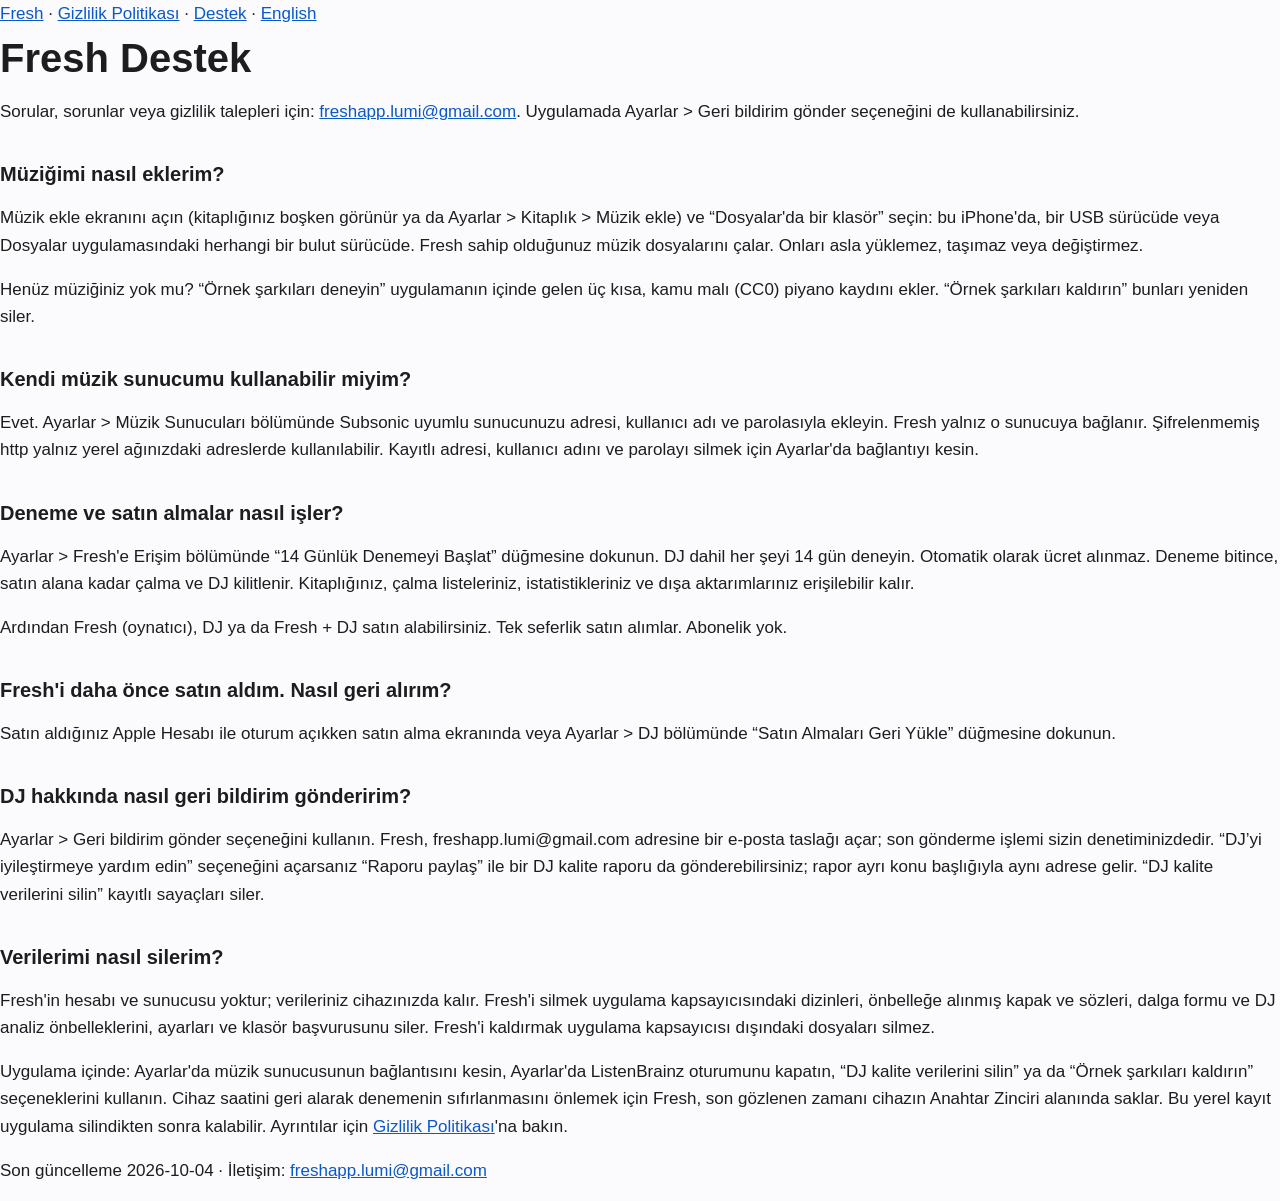
<file: tr/support/index.html>
<!doctype html>
<html lang="tr">
<head>
<meta charset="utf-8">
<meta name="viewport" content="width=device-width, initial-scale=1">
<title>Destek – Fresh</title>
<link rel="stylesheet" href="../../style.css">
</head>
<body>
<header><a href="../../">Fresh</a> · <a href="../../tr/privacy/">Gizlilik Politikası</a> · <a href="../../tr/support/">Destek</a> · <a href="../../support/" hreflang="en" lang="en">English</a></header>
<main>
<h1>Fresh Destek</h1>
<p>Sorular, sorunlar veya gizlilik talepleri için: <a href="mailto:freshapp.lumi@gmail.com">freshapp.lumi@gmail.com</a>. Uygulamada Ayarlar &gt; Geri bildirim gönder seçeneğini de kullanabilirsiniz.</p>

<h2>Müziğimi nasıl eklerim?</h2>
<p>Müzik ekle ekranını açın (kitaplığınız boşken görünür ya da Ayarlar &gt; Kitaplık &gt; Müzik ekle) ve “Dosyalar'da bir klasör” seçin: bu iPhone'da, bir USB sürücüde veya Dosyalar uygulamasındaki herhangi bir bulut sürücüde. Fresh sahip olduğunuz müzik dosyalarını çalar. Onları asla yüklemez, taşımaz veya değiştirmez.</p>
<p>Henüz müziğiniz yok mu? “Örnek şarkıları deneyin” uygulamanın içinde gelen üç kısa, kamu malı (CC0) piyano kaydını ekler. “Örnek şarkıları kaldırın” bunları yeniden siler.</p>

<h2>Kendi müzik sunucumu kullanabilir miyim?</h2>
<p>Evet. Ayarlar &gt; Müzik Sunucuları bölümünde Subsonic uyumlu sunucunuzu adresi, kullanıcı adı ve parolasıyla ekleyin. Fresh yalnız o sunucuya bağlanır. Şifrelenmemiş http yalnız yerel ağınızdaki adreslerde kullanılabilir. Kayıtlı adresi, kullanıcı adını ve parolayı silmek için Ayarlar'da bağlantıyı kesin.</p>

<h2>Deneme ve satın almalar nasıl işler?</h2>
<p>Ayarlar &gt; Fresh'e Erişim bölümünde “14 Günlük Denemeyi Başlat” düğmesine dokunun. DJ dahil her şeyi 14 gün deneyin. Otomatik olarak ücret alınmaz. Deneme bitince, satın alana kadar çalma ve DJ kilitlenir. Kitaplığınız, çalma listeleriniz, istatistikleriniz ve dışa aktarımlarınız erişilebilir kalır.</p>
<p>Ardından Fresh (oynatıcı), DJ ya da Fresh + DJ satın alabilirsiniz. Tek seferlik satın alımlar. Abonelik yok.</p>

<h2>Fresh'i daha önce satın aldım. Nasıl geri alırım?</h2>
<p>Satın aldığınız Apple Hesabı ile oturum açıkken satın alma ekranında veya Ayarlar &gt; DJ bölümünde “Satın Almaları Geri Yükle” düğmesine dokunun.</p>

<h2>DJ hakkında nasıl geri bildirim gönderirim?</h2>
<p>Ayarlar &gt; Geri bildirim gönder seçeneğini kullanın. Fresh, freshapp.lumi@gmail.com adresine bir e-posta taslağı açar; son gönderme işlemi sizin denetiminizdedir. “DJ’yi iyileştirmeye yardım edin” seçeneğini açarsanız “Raporu paylaş” ile bir DJ kalite raporu da gönderebilirsiniz; rapor ayrı konu başlığıyla aynı adrese gelir. “DJ kalite verilerini silin” kayıtlı sayaçları siler.</p>

<h2>Verilerimi nasıl silerim?</h2>
<p>Fresh'in hesabı ve sunucusu yoktur; verileriniz cihazınızda kalır. Fresh'i silmek uygulama kapsayıcısındaki dizinleri, önbelleğe alınmış kapak ve sözleri, dalga formu ve DJ analiz önbelleklerini, ayarları ve klasör başvurusunu siler. Fresh'i kaldırmak uygulama kapsayıcısı dışındaki dosyaları silmez.</p>
<p>Uygulama içinde: Ayarlar'da müzik sunucusunun bağlantısını kesin, Ayarlar'da ListenBrainz oturumunu kapatın, “DJ kalite verilerini silin” ya da “Örnek şarkıları kaldırın” seçeneklerini kullanın. Cihaz saatini geri alarak denemenin sıfırlanmasını önlemek için Fresh, son gözlenen zamanı cihazın Anahtar Zinciri alanında saklar. Bu yerel kayıt uygulama silindikten sonra kalabilir. Ayrıntılar için <a href="../privacy/">Gizlilik Politikası</a>'na bakın.</p>

</main>
<footer><p>Son güncelleme 2026-10-04 · İletişim: <a href="mailto:freshapp.lumi@gmail.com">freshapp.lumi@gmail.com</a></p></footer>
</body>
</html>
</file>
<file: style.css>
:root {
  --bg: #fbfbfd; --fg: #1d1d1f; --muted: #5e5e63; --line: #d9d9de; --card: #fff;
  --accent: #0b6e4f; --link: #0a58c9; color-scheme: light dark;
}
@media (prefers-color-scheme: dark) {
  :root { --bg: #0b0b0c; --fg: #f2f2f7; --muted: #a8a8ae; --line: #2c2c30; --card: #161618; --accent: #46c79a; --link: #6aa8ff; }
}
* { box-sizing: border-box; }
body {
  margin: 0; background: var(--bg); color: var(--fg);
  font: 1.0625rem/1.6 -apple-system, BlinkMacSystemFont, "Segoe UI", Roboto, sans-serif;
  overflow-wrap: break-word; -webkit-text-size-adjust: 100%;
}
.wrap { max-width: 46rem; margin: 0 auto; padding: 0 16px; }
a { color: var(--link); }
.skip { position: absolute; left: -999px; }
.skip:focus { left: 16px; top: 8px; background: var(--card); padding: .5rem; }
header.site { border-bottom: 1px solid var(--line); }
header.site nav { display: flex; flex-wrap: wrap; gap: .25rem 1rem; align-items: baseline; padding-block: .9rem; font-size: .95rem; }
header.site nav a { color: var(--fg); text-decoration: none; }
header.site nav a:hover, header.site nav a[aria-current] { text-decoration: underline; }
header.site .brand { font-weight: 700; margin-right: auto; }
main.wrap { padding-block: 1.5rem 2rem; }
h1 { font-size: clamp(1.75rem, 6vw, 2.5rem); line-height: 1.15; margin: .5rem 0 1rem; }
h2 { font-size: 1.25rem; line-height: 1.3; margin: 2.25rem 0 .5rem; }
h3 { font-size: 1.05rem; margin: 1.5rem 0 .25rem; }
.lead { font-size: 1.2rem; color: var(--muted); }
.cta { display: inline-block; background: var(--accent); color: var(--bg); font-weight: 600; padding: .7rem 1.2rem; border-radius: .6rem; text-decoration: none; }
.note, .muted { color: var(--muted); font-size: .95rem; }
.grid { display: grid; gap: 1rem; grid-template-columns: repeat(auto-fit, minmax(15rem, 1fr)); }
.card { background: var(--card); border: 1px solid var(--line); border-radius: .8rem; padding: 1rem 1.1rem; }
.card h3 { margin-top: 0; }
table { border-collapse: collapse; width: 100%; }
th, td { text-align: left; vertical-align: top; padding: .45rem .5rem .45rem 0; border-bottom: 1px solid var(--line); }
th { width: 38%; font-weight: 600; }
.slot { border: 2px dashed var(--line); border-radius: .8rem; color: var(--muted); display: flex; align-items: center; justify-content: center; text-align: center; padding: 1rem; font-size: .9rem; }
.slot.icon { width: 8rem; height: 8rem; border-radius: 1.8rem; }
.slot.shot { aspect-ratio: 9 / 19.5; }
.shots { display: grid; gap: .75rem; grid-template-columns: repeat(auto-fill, minmax(7.5rem, 1fr)); }
.todo { background: #fff3c4; color: #4a3b00; padding: 0 .25rem; border-radius: .2rem; }
footer.site { border-top: 1px solid var(--line); color: var(--muted); font-size: .9rem; padding: 1rem 0 2.5rem; }
</file>
